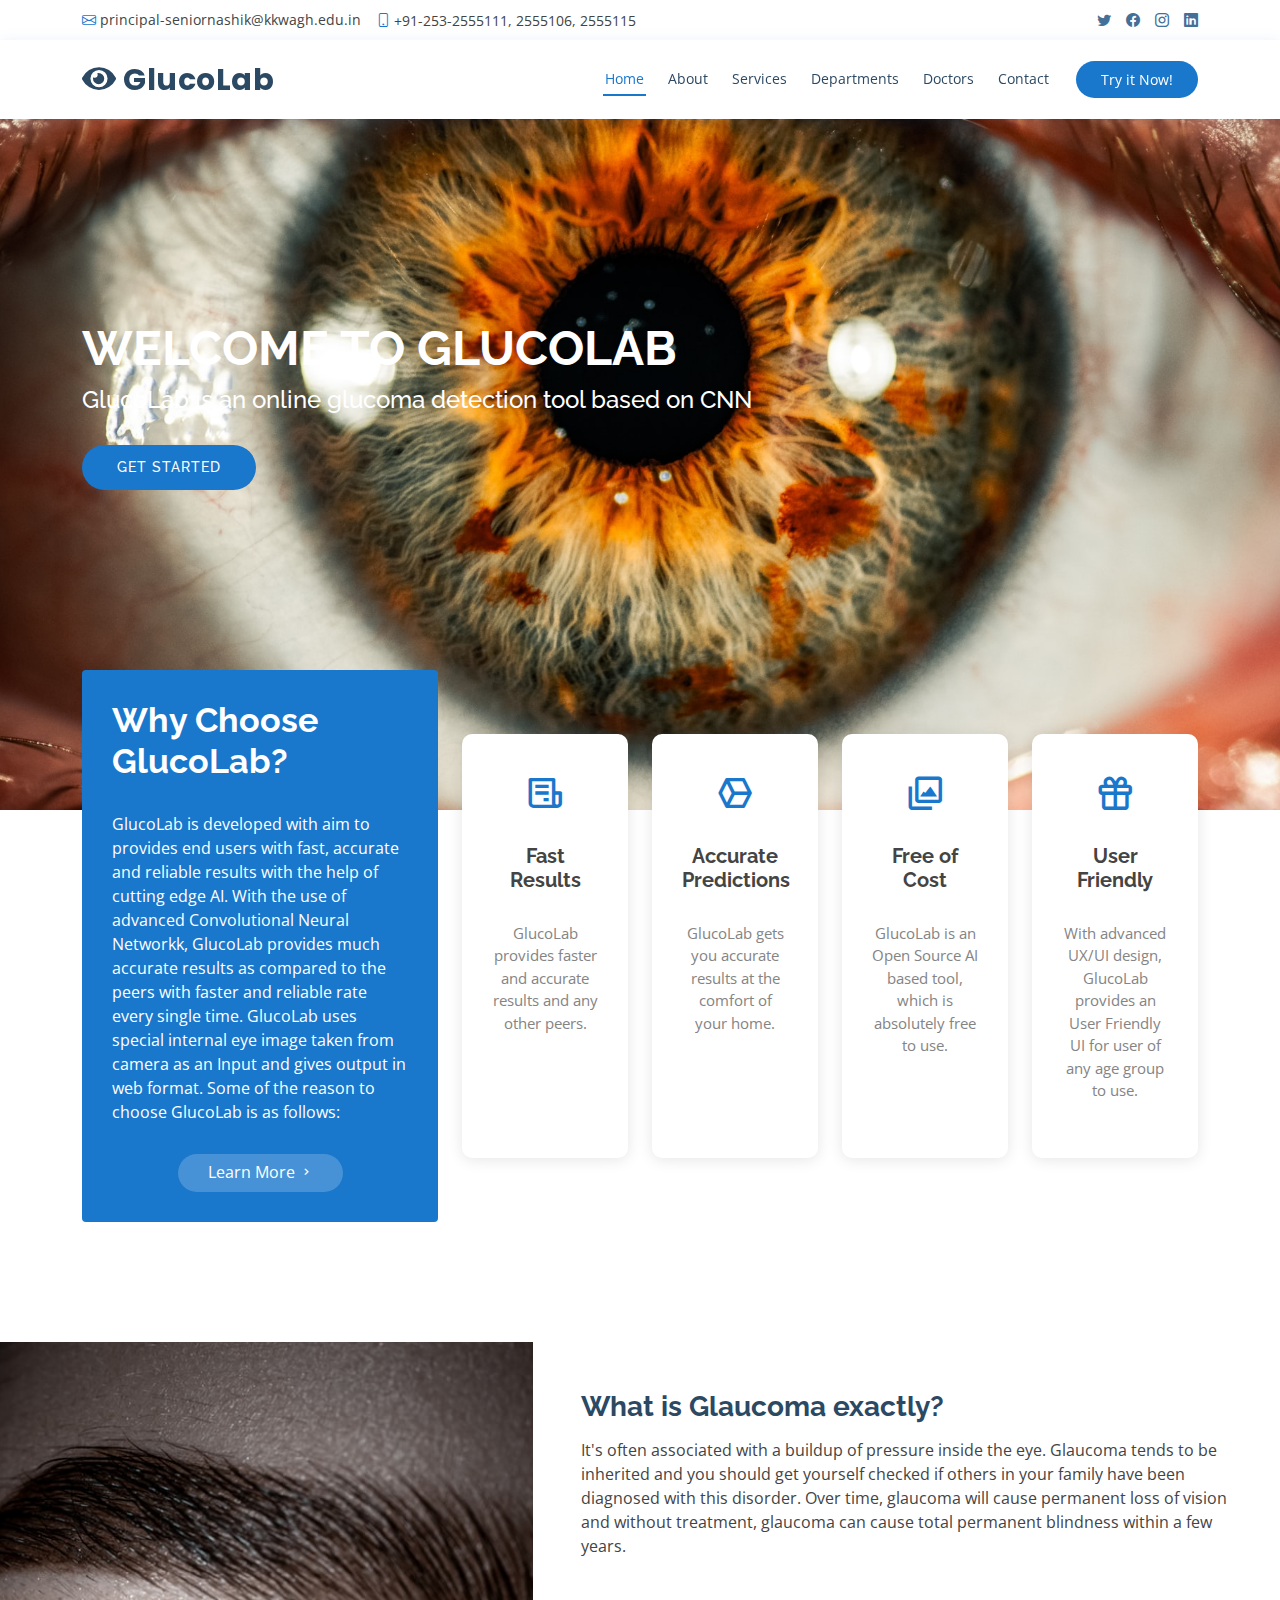
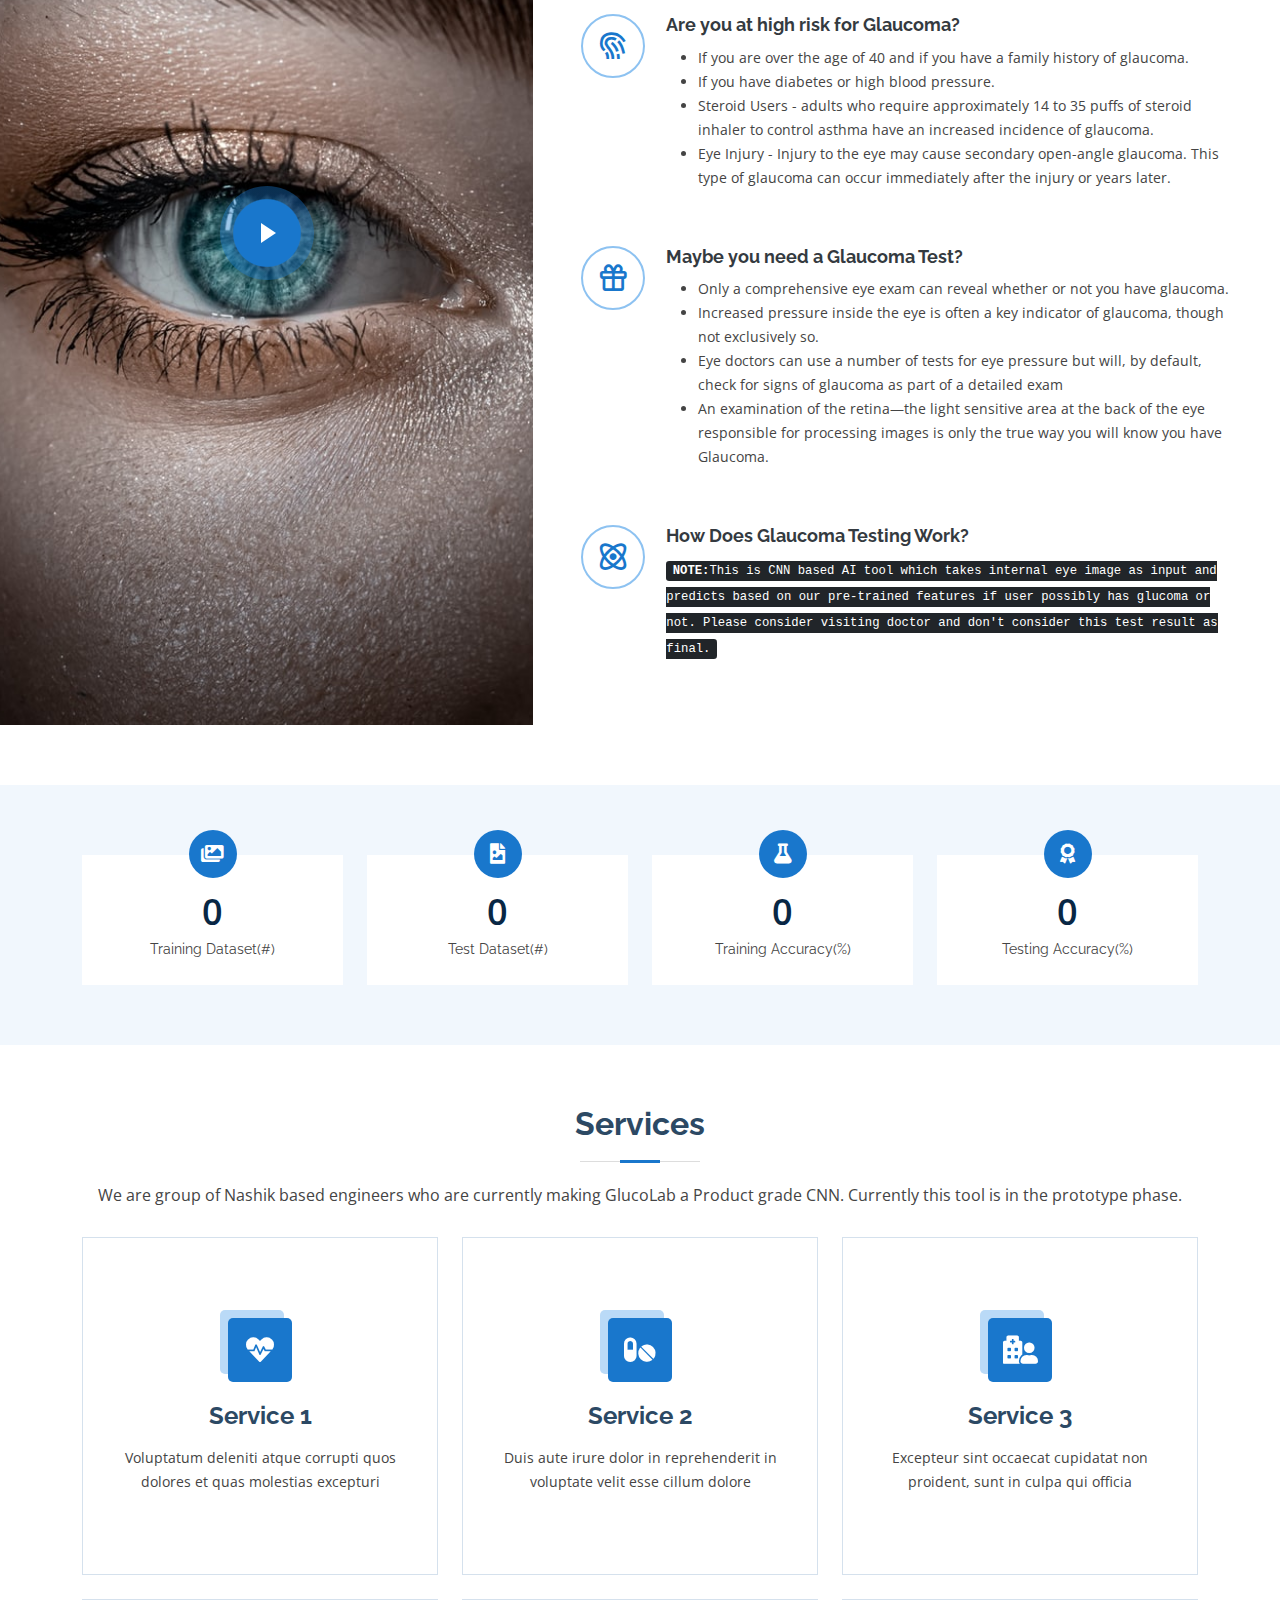
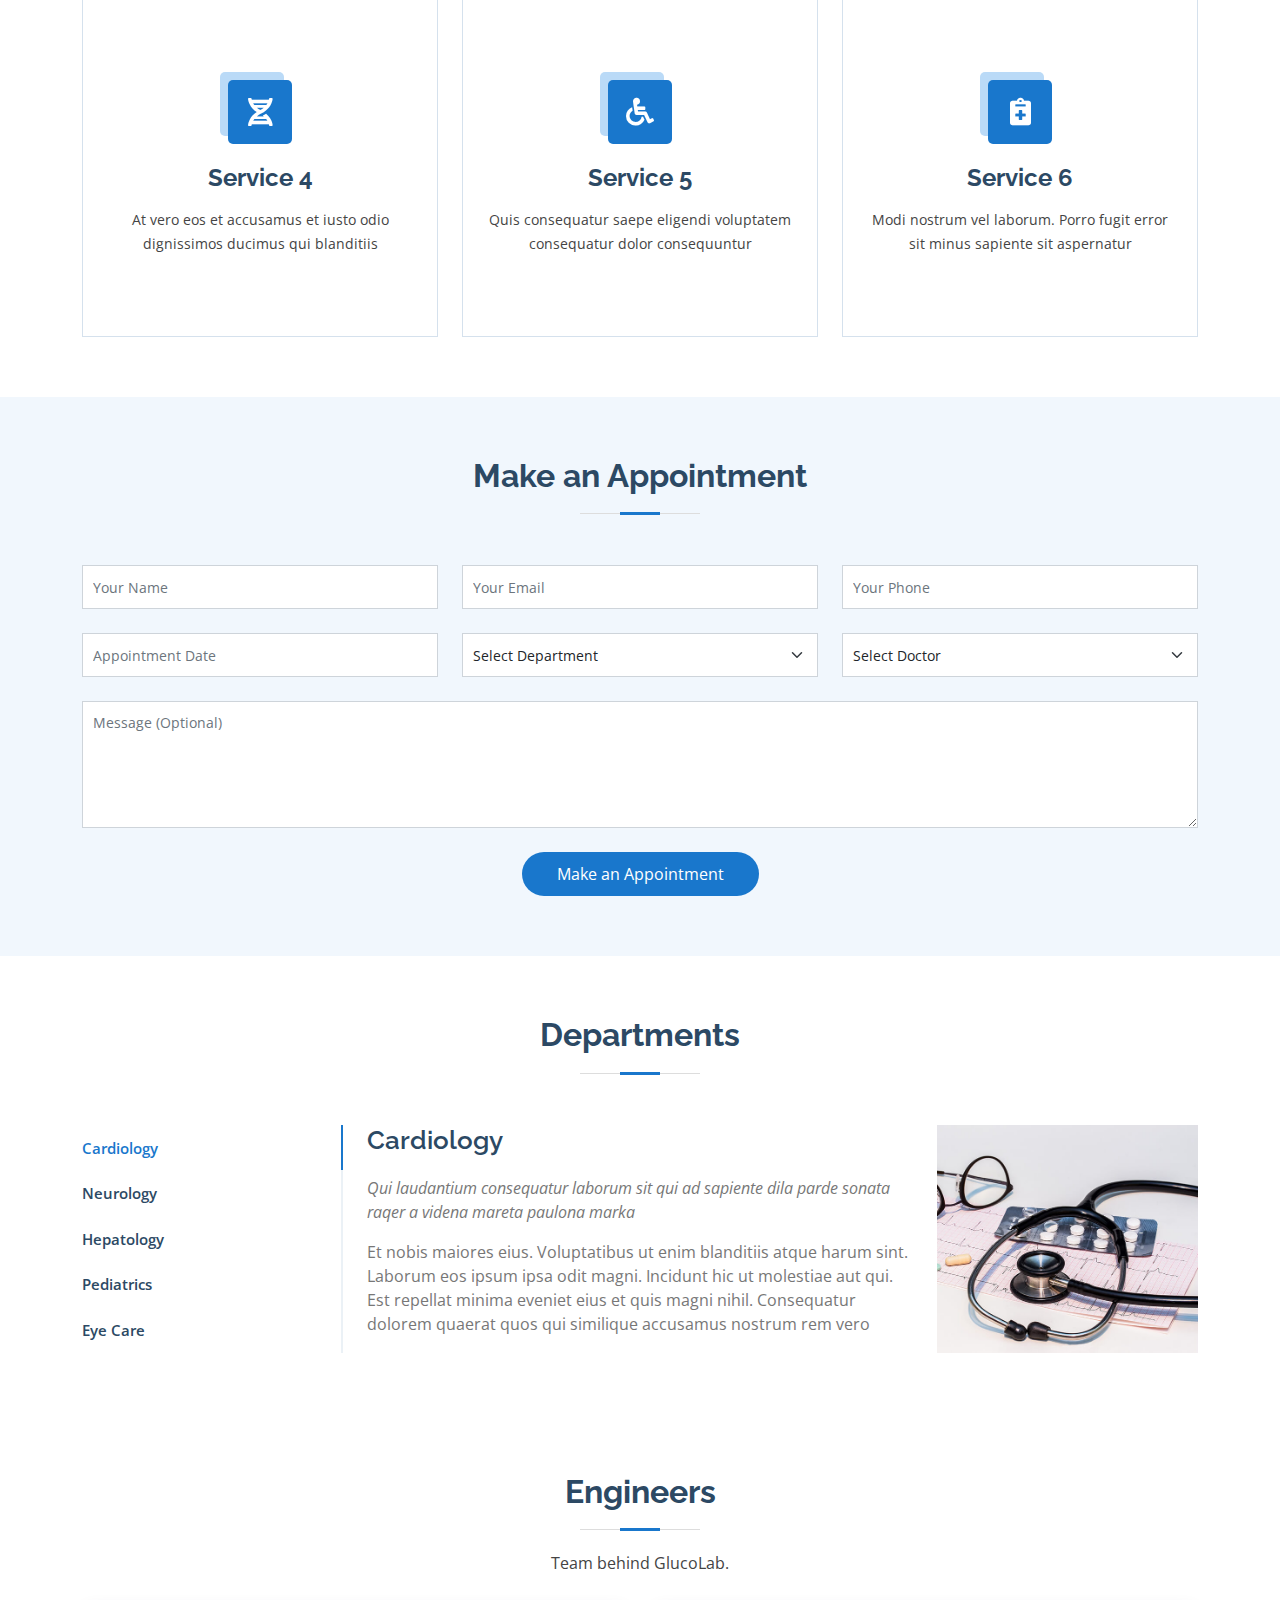
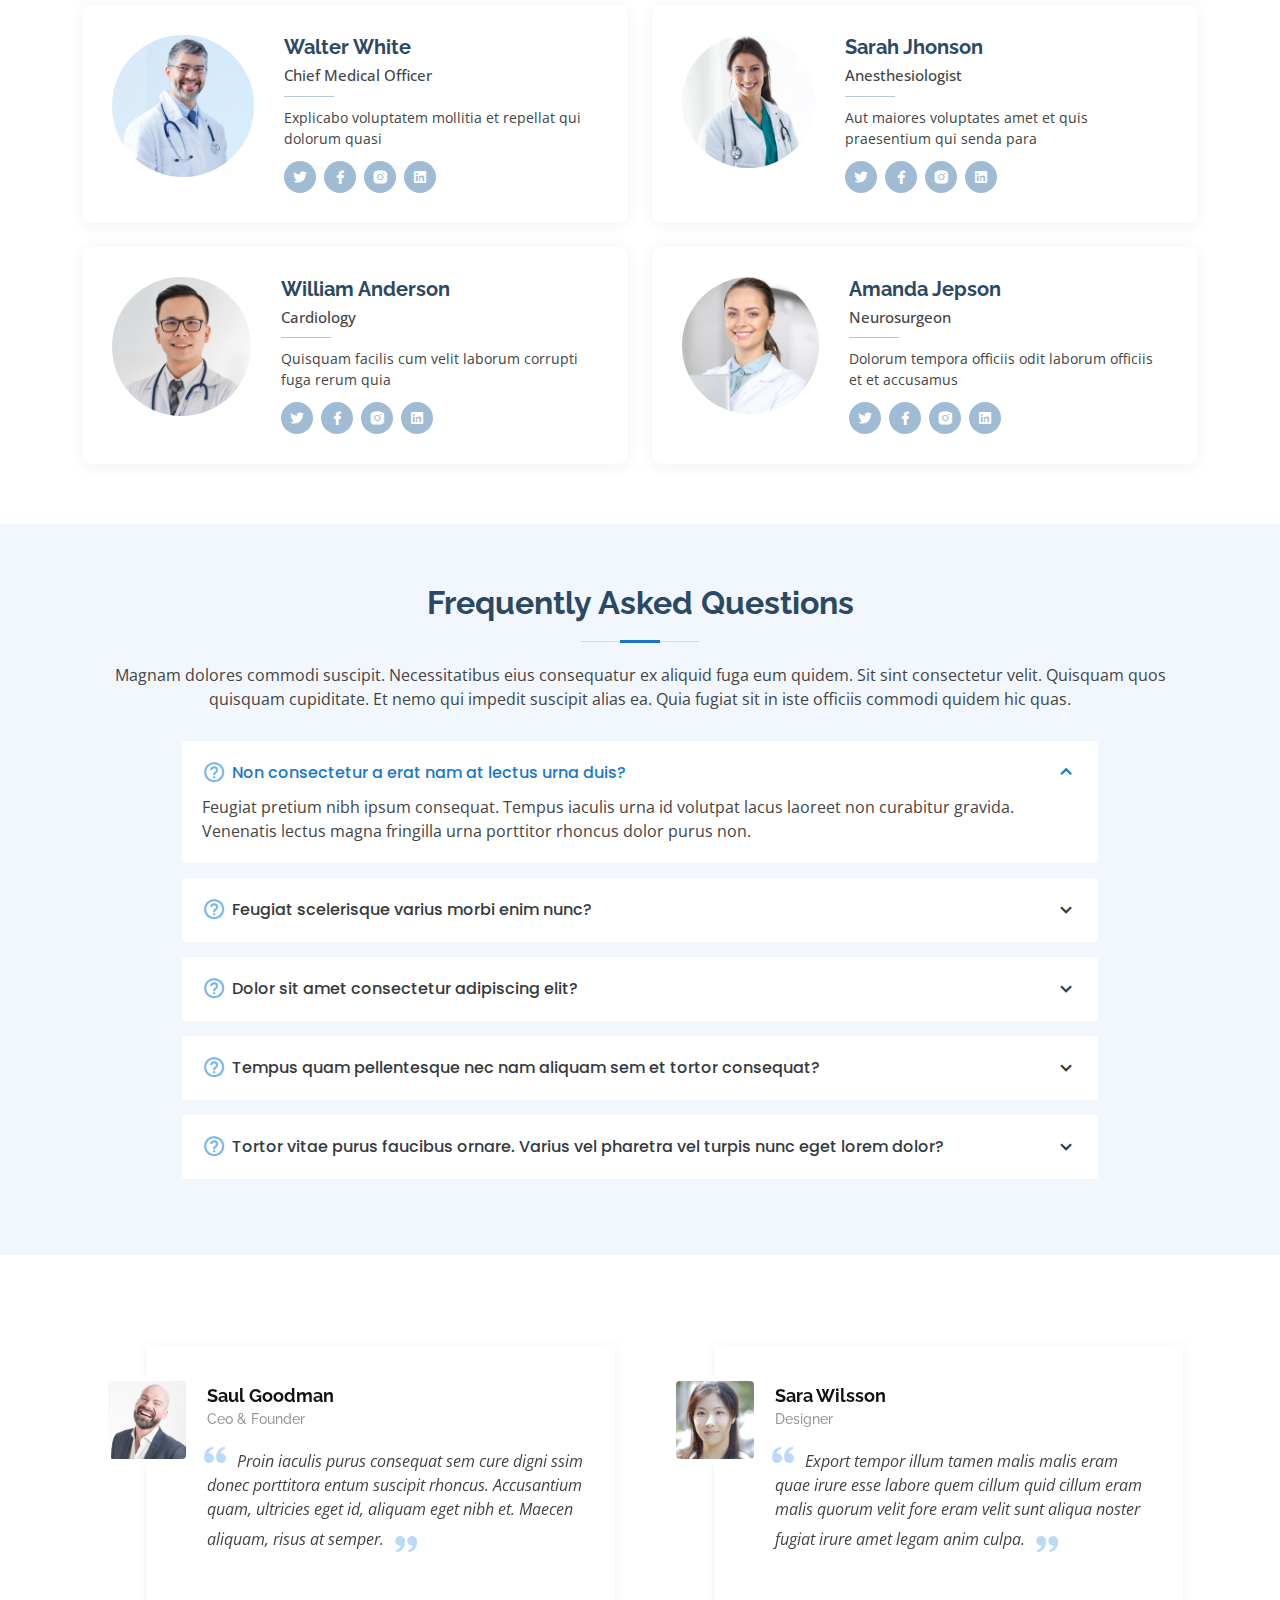
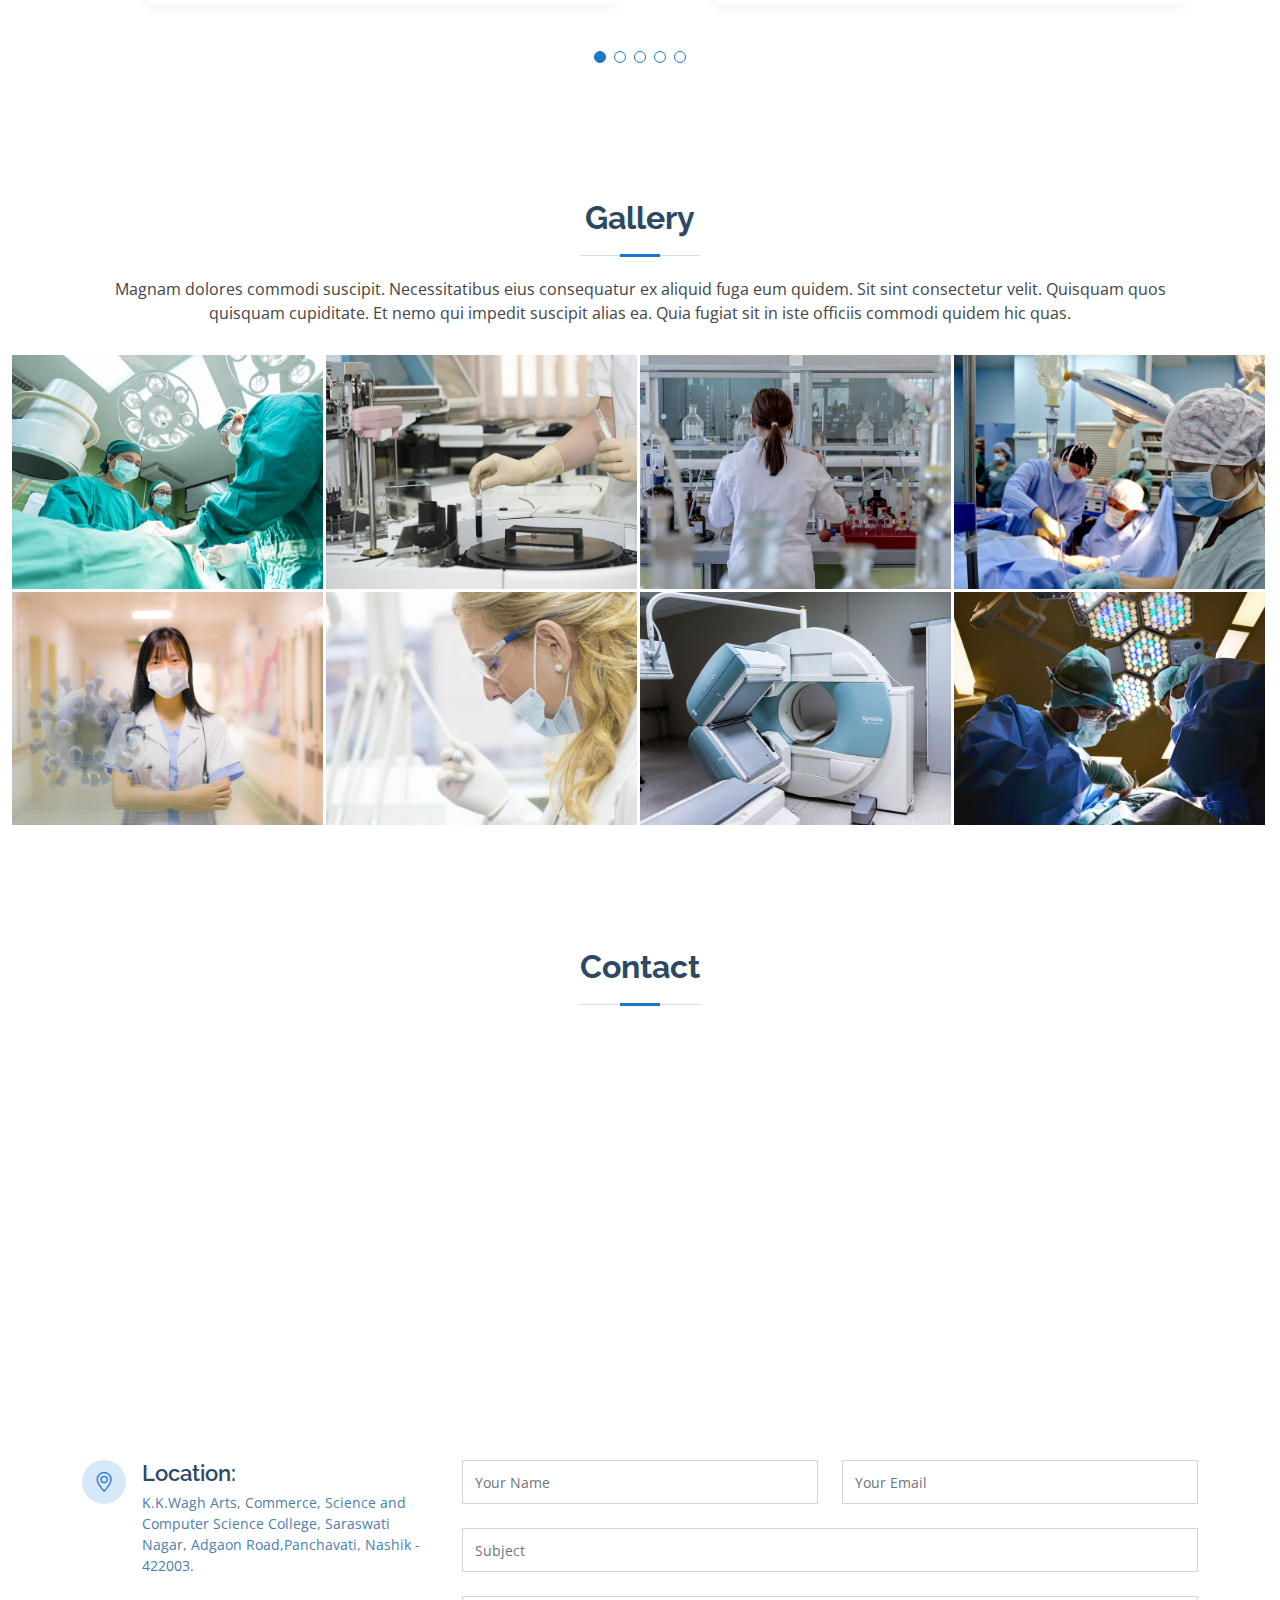
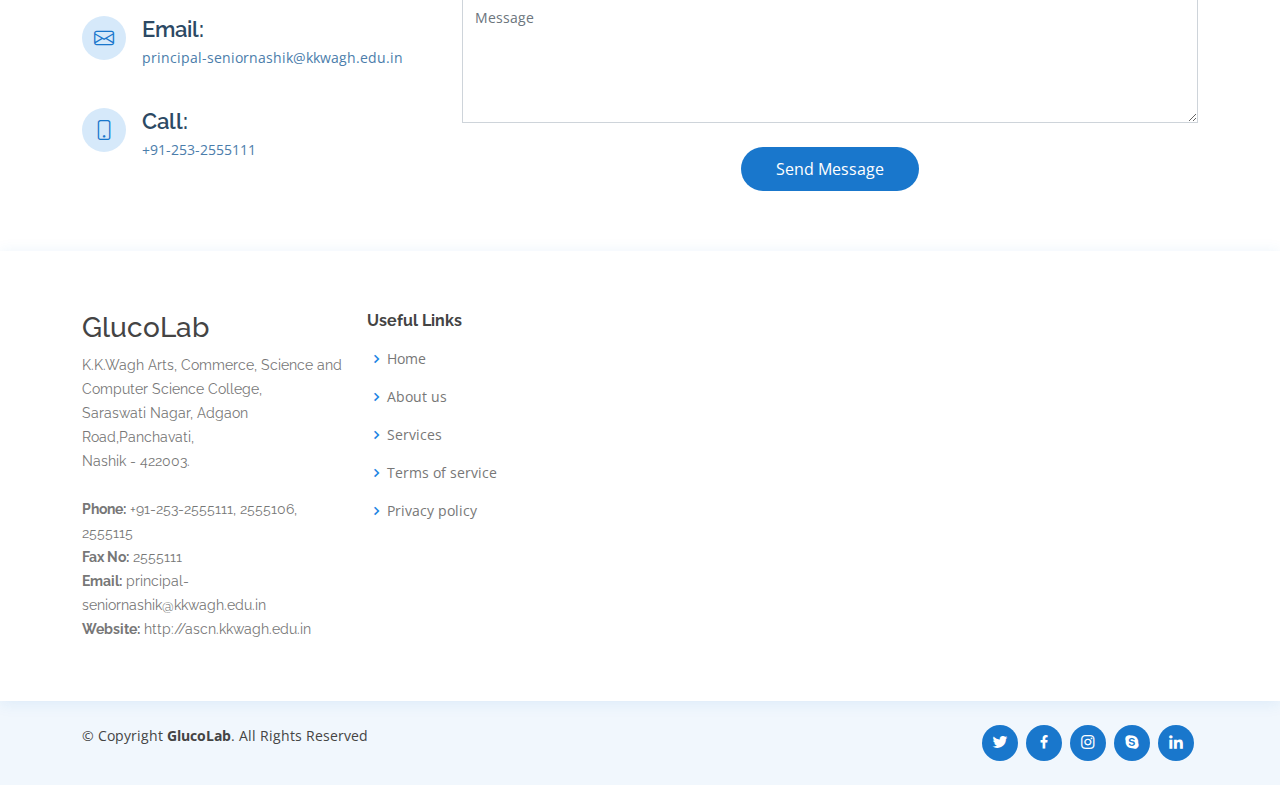
<file: templates/index.html>
<!DOCTYPE html>
<html lang="en">

<head>
  <meta charset="utf-8">
  <meta content="width=device-width, initial-scale=1.0" name="viewport">

  <title>GlucoLab</title>
  <meta content="" name="description">
  <meta content="" name="keywords">

  <!-- Favicons -->
  <link href="/static/assets/img/favicon.png" rel="icon">
  <link href="/static/assets/img/apple-touch-icon.png" rel="apple-touch-icon">

  <!-- Google Fonts -->
  <link
    href="https://fonts.googleapis.com/css?family=Open+Sans:300,300i,400,400i,600,600i,700,700i|Raleway:300,300i,400,400i,500,500i,600,600i,700,700i|Poppins:300,300i,400,400i,500,500i,600,600i,700,700i"
    rel="stylesheet">

  <!-- Vendor CSS Files -->
  <link href="/static/assets/vendor/fontawesome-free/css/all.min.css" rel="stylesheet">
  <link href="/static/assets/vendor/animate.css/animate.min.css" rel="stylesheet">
  <link href="/static/assets/vendor/bootstrap/css/bootstrap.min.css" rel="stylesheet">
  <link href="/static/assets/vendor/bootstrap-icons/bootstrap-icons.css" rel="stylesheet">
  <link href="/static/assets/vendor/boxicons/css/boxicons.min.css" rel="stylesheet">
  <link href="/static/assets/vendor/glightbox/css/glightbox.min.css" rel="stylesheet">
  <link href="/static/assets/vendor/remixicon/remixicon.css" rel="stylesheet">
  <link href="/static/assets/vendor/swiper/swiper-bundle.min.css" rel="stylesheet">

  <!-- Template Main CSS File -->
  <link href="/static/assets/css/style.css" rel="stylesheet">

  <!-- =======================================================
  * Template Name: GlucoLab - v4.7.1
  * Template URL: https://bootstrapmade.com/GlucoLab-free-medical-bootstrap-theme/
  * Author: BootstrapMade.com
  * License: https://bootstrapmade.com/license/
  ======================================================== -->
</head>

<body>

  <!-- ======= Top Bar ======= -->
  <div id="topbar" class="d-flex align-items-center fixed-top">
    <div class="container d-flex justify-content-between">
      <div class="contact-info d-flex align-items-center">
        <i class="bi bi-envelope"></i> <a
          href="mailto:principal-seniornashik@kkwagh.edu.in">principal-seniornashik@kkwagh.edu.in</a>
        <i class="bi bi-phone"></i> +91-253-2555111, 2555106, 2555115
      </div>
      <div class="d-none d-lg-flex social-links align-items-center">
        <a href="#" class="twitter"><i class="bi bi-twitter"></i></a>
        <a href="#" class="facebook"><i class="bi bi-facebook"></i></a>
        <a href="#" class="instagram"><i class="bi bi-instagram"></i></a>
        <a href="#" class="linkedin"><i class="bi bi-linkedin"></i></i></a>
      </div>
    </div>
  </div>

  <!-- ======= Header ======= -->
  <header id="header" class="fixed-top">
    <div class="container d-flex align-items-center">

      <h1 class="logo me-auto"><a href="/"> <i class="fas fa-eye"></i> GlucoLab</a></h1>
      <!-- Uncomment below if you prefer to use an image logo -->
      <!-- <a href="index.html" class="logo me-auto"><img src="/static/assets/img/logo.png" alt="" class="img-fluid"></a>-->

      <nav id="navbar" class="navbar order-last order-lg-0">
        <ul>
          <li><a class="nav-link scrollto active" href="#hero">Home</a></li>
          <li><a class="nav-link scrollto" href="#about">About</a></li>
          <li><a class="nav-link scrollto" href="#services">Services</a></li>
          <li><a class="nav-link scrollto" href="#departments">Departments</a></li>
          <li><a class="nav-link scrollto" href="#doctors">Doctors</a></li>
          <!-- <li class="dropdown"><a href="#"><span>Drop Down</span> <i class="bi bi-chevron-down"></i></a>
            <ul>
              <li><a href="#">Drop Down 1</a></li>
              <li class="dropdown"><a href="#"><span>Deep Drop Down</span> <i class="bi bi-chevron-right"></i></a>
                <ul>
                  <li><a href="#">Deep Drop Down 1</a></li>
                  <li><a href="#">Deep Drop Down 2</a></li>
                  <li><a href="#">Deep Drop Down 3</a></li>
                  <li><a href="#">Deep Drop Down 4</a></li>
                  <li><a href="#">Deep Drop Down 5</a></li>
                </ul>
              </li>
              <li><a href="#">Drop Down 2</a></li>
              <li><a href="#">Drop Down 3</a></li>
              <li><a href="#">Drop Down 4</a></li>
            </ul>
          </li> -->
          <li><a class="nav-link scrollto" href="#contact">Contact</a></li>
        </ul>
        <i class="bi bi-list mobile-nav-toggle"></i>
      </nav><!-- .navbar -->

      <a href="/upload" class="appointment-btn scrollto"><span class="d-none d-md-inline">Try it</span> Now!</a>
      <!-- <a href="#appointment" class="appointment-btn scrollto"><span class="d-none d-md-inline">Try it</span> Now!</a> -->

    </div>
  </header><!-- End Header -->

  <!-- ======= Hero Section ======= -->
  <section id="hero" class="d-flex align-items-center">
    <div class="container">
      <h1 style="color: white !important;">Welcome to GlucoLab</h1>
      <h2 style="color: white !important;">GlucoLab is an online glucoma detection tool based on CNN</h2>
      <a href="#about" class="btn-get-started scrollto">Get Started</a>
    </div>
  </section><!-- End Hero -->

  <main id="main">

    <!-- ======= Why Us Section ======= -->
    <section id="why-us" class="why-us">
      <div class="container">

        <div class="row">
          <div class="col-lg-4 d-flex align-items-stretch">
            <div class="content">
              <h3>Why Choose GlucoLab?</h3>
              <p>
                GlucoLab is developed with aim to provides end users with fast, accurate and reliable results with the help of cutting edge AI.
                With the use of advanced Convolutional Neural Networkk, GlucoLab provides much accurate results as compared to the peers with faster and reliable rate every single time.
                GlucoLab uses special internal eye image taken from camera as an Input and gives output in web format.
                Some of the reason to choose GlucoLab is as follows:
              </p>
              <div class="text-center">
                <a href="#" class="more-btn">Learn More <i class="bx bx-chevron-right"></i></a>
              </div>
            </div>
          </div>
          <div class="col-lg-8 d-flex align-items-stretch">
            <div class="icon-boxes d-flex flex-column justify-content-center">
              <div class="row">
                <div class="col-xl-3 d-flex align-items-stretch">
                  <div class="icon-box mt-4 mt-xl-0">
                    <i class="bx bx-receipt"></i>
                    <h4>Fast Results</h4>
                    <p>GlucoLab provides faster and accurate results and any other peers.</p>
                  </div>
                </div>
                <div class="col-xl-3 d-flex align-items-stretch">
                  <div class="icon-box mt-4 mt-xl-0">
                    <i class="bx bx-cube-alt"></i>
                    <h4>Accurate Predictions</h4>
                    <p>GlucoLab gets you accurate results at the comfort of your home.</p>
                  </div>
                </div>
                <div class="col-xl-3 d-flex align-items-stretch">
                  <div class="icon-box mt-4 mt-xl-0">
                    <i class="bx bx-images"></i>
                    <h4>Free of Cost</h4>
                    <p>GlucoLab is an Open Source AI based tool, which is absolutely free to use.</p>
                  </div>
                </div>
                <div class="col-xl-3 d-flex align-items-stretch">
                  <div class="icon-box mt-4 mt-xl-0">
                    <i class="bx bx-gift"></i>
                    <h4>User Friendly</h4>
                    <p>With advanced UX/UI design, GlucoLab provides an User Friendly UI for user of any age group to use.</p>
                  </div>
                </div>
              </div>
            </div><!-- End .content-->
          </div>
        </div>

      </div>
    </section><!-- End Why Us Section -->

    <!-- ======= About Section ======= -->
    <section id="about" class="about">
      <div class="container-fluid">

        <div class="row">
          <div class="col-xl-5 col-lg-6 video-box d-flex justify-content-center align-items-stretch position-relative">
            <a href="https://youtu.be/dYPxlmN214g" class="glightbox play-btn mb-4"></a>
          </div>

          <div
            class="col-xl-7 col-lg-6 icon-boxes d-flex flex-column align-items-stretch justify-content-center py-5 px-lg-5">
            <h3>What is Glaucoma exactly?</h3>
            <p>It's often associated with a buildup of pressure inside the eye. Glaucoma tends to be inherited and you
              should get yourself checked if others in your family have been diagnosed with this disorder. Over time,
              glaucoma will cause permanent loss of vision and without treatment, glaucoma can cause total permanent
              blindness within a few years.</p>

            <div class="icon-box">
              <div class="icon"><i class="bx bx-fingerprint"></i></div>
              <h4 class="title"><a href="">Are you at high risk for Glaucoma?</a></h4>
              <div class="description">
                <ul class="ml-3">
                  <li>If you are over the age of 40 and if you have a family history of glaucoma.</li>
                  <li>If you have diabetes or high blood pressure.</li>
                  <li>Steroid Users - adults who require approximately 14 to 35 puffs of steroid inhaler to control
                    asthma have an increased incidence of glaucoma.</li>
                  <li>Eye Injury - Injury to the eye may cause secondary open-angle glaucoma. This type of glaucoma can
                    occur immediately after the injury or years later.</li>
                </ul>
              </div>
            </div>

            <div class="icon-box">
              <div class="icon"><i class="bx bx-gift"></i></div>
              <h4 class="title"><a href="">Maybe you need a Glaucoma Test?</a></h4>
              <div class="description">
                <ul>
                  <li>Only a comprehensive eye exam can reveal whether or not you have glaucoma.</li>
                  <li>Increased pressure inside the eye is often a key indicator of glaucoma, though not exclusively so.
                  </li>
                  <li>Eye doctors can use a number of tests for eye pressure but will, by default, check for signs of
                    glaucoma as part of a detailed exam</li>
                  <li>An examination of the retina—the light sensitive area at the back of the eye responsible for
                    processing images is only the true way you will know you have Glaucoma.</li>
                </ul>
              </div>
            </div>

            <div class="icon-box">
              <div class="icon"><i class="bx bx-atom"></i></div>
              <h4 class="title"><a href="">How Does Glaucoma Testing Work?</a></h4>
              <p class="description"><kbd><b>NOTE:</b>This is CNN based AI tool which takes internal eye image as input and predicts
                based on our pre-trained features if user possibly has glucoma or not. Please consider visiting doctor
                and don't consider this test result as final.</kbd></p>
            </div>

          </div>
        </div>

      </div>
    </section><!-- End About Section -->

    <!-- ======= Counts Section ======= -->
    <section id="counts" class="counts">
      <div class="container">

        <div class="row">

          <div class="col-lg-3 col-md-6">
            <div class="count-box">
              <i class="fas fa-images"></i>
              <span data-purecounter-start="0" data-purecounter-end="250" data-purecounter-duration="1"
                class="purecounter"></span>
              <p>Training Dataset(#)</p>
            </div>
          </div>

          <div class="col-lg-3 col-md-6 mt-5 mt-md-0">
            <div class="count-box">
              <i class="fas fa-solid fa-file-image"></i>
              <span data-purecounter-start="0" data-purecounter-end="20" data-purecounter-duration="1"
                class="purecounter"></span>
              <p>Test Dataset(#)</p>
            </div>
          </div>

          <div class="col-lg-3 col-md-6 mt-5 mt-lg-0">
            <div class="count-box">
              <i class="fas fa-flask"></i>
              <span data-purecounter-start="0" data-purecounter-end="98" data-purecounter-duration="1"
                class="purecounter"></span>
              <p>Training Accuracy(%)</p>
            </div>
          </div>

          <div class="col-lg-3 col-md-6 mt-5 mt-lg-0">
            <div class="count-box">
              <i class="fas fa-award"></i>
              <span data-purecounter-start="0" data-purecounter-end="91" data-purecounter-duration="1"
                class="purecounter"></span>
              <p>Testing Accuracy(%)</p>
            </div>
          </div>

        </div>

      </div>
    </section><!-- End Counts Section -->

    <!-- ======= Services Section ======= -->
    <section id="services" class="services">
      <div class="container">

        <div class="section-title">
          <h2>Services</h2>
          <p>We are group of Nashik based engineers who are currently making GlucoLab a Product grade CNN. Currently this tool is in the prototype phase.</p>
        </div>

        <div class="row">
          <div class="col-lg-4 col-md-6 d-flex align-items-stretch">
            <div class="icon-box">
              <div class="icon"><i class="fas fa-heartbeat"></i></div>
              <h4><a href="">Service 1</a></h4>
              <p>Voluptatum deleniti atque corrupti quos dolores et quas molestias excepturi</p>
            </div>
          </div>

          <div class="col-lg-4 col-md-6 d-flex align-items-stretch mt-4 mt-md-0">
            <div class="icon-box">
              <div class="icon"><i class="fas fa-pills"></i></div>
              <h4><a href="">Service 2</a></h4>
              <p>Duis aute irure dolor in reprehenderit in voluptate velit esse cillum dolore</p>
            </div>
          </div>

          <div class="col-lg-4 col-md-6 d-flex align-items-stretch mt-4 mt-lg-0">
            <div class="icon-box">
              <div class="icon"><i class="fas fa-hospital-user"></i></div>
              <h4><a href="">Service 3</a></h4>
              <p>Excepteur sint occaecat cupidatat non proident, sunt in culpa qui officia</p>
            </div>
          </div>

          <div class="col-lg-4 col-md-6 d-flex align-items-stretch mt-4">
            <div class="icon-box">
              <div class="icon"><i class="fas fa-dna"></i></div>
              <h4><a href="">Service 4</a></h4>
              <p>At vero eos et accusamus et iusto odio dignissimos ducimus qui blanditiis</p>
            </div>
          </div>

          <div class="col-lg-4 col-md-6 d-flex align-items-stretch mt-4">
            <div class="icon-box">
              <div class="icon"><i class="fas fa-wheelchair"></i></div>
              <h4><a href="">Service 5</a></h4>
              <p>Quis consequatur saepe eligendi voluptatem consequatur dolor consequuntur</p>
            </div>
          </div>

          <div class="col-lg-4 col-md-6 d-flex align-items-stretch mt-4">
            <div class="icon-box">
              <div class="icon"><i class="fas fa-notes-medical"></i></div>
              <h4><a href="">Service 6</a></h4>
              <p>Modi nostrum vel laborum. Porro fugit error sit minus sapiente sit aspernatur</p>
            </div>
          </div>

        </div>

      </div>
    </section><!-- End Services Section -->

    <!-- ======= Appointment Section ======= -->
    <section id="appointment" class="appointment section-bg">
      <div class="container">

        <div class="section-title">
          <h2>Make an Appointment</h2>
          <!-- <p>Magnam dolores commodi suscipit. Necessitatibus eius consequatur ex aliquid fuga eum quidem. Sit sint
            consectetur velit. Quisquam quos quisquam cupiditate. Et nemo qui impedit suscipit alias ea. Quia fugiat sit
            in iste officiis commodi quidem hic quas.</p> -->
        </div>

        <form action="forms/appointment.php" method="post" role="form" class="php-email-form">
          <div class="row">
            <div class="col-md-4 form-group">
              <input type="text" name="name" class="form-control" id="name" placeholder="Your Name" data-rule="minlen:4"
                data-msg="Please enter at least 4 chars">
              <div class="validate"></div>
            </div>
            <div class="col-md-4 form-group mt-3 mt-md-0">
              <input type="email" class="form-control" name="email" id="email" placeholder="Your Email"
                data-rule="email" data-msg="Please enter a valid email">
              <div class="validate"></div>
            </div>
            <div class="col-md-4 form-group mt-3 mt-md-0">
              <input type="tel" class="form-control" name="phone" id="phone" placeholder="Your Phone"
                data-rule="minlen:4" data-msg="Please enter at least 4 chars">
              <div class="validate"></div>
            </div>
          </div>
          <div class="row">
            <div class="col-md-4 form-group mt-3">
              <input type="datetime" name="date" class="form-control datepicker" id="date"
                placeholder="Appointment Date" data-rule="minlen:4" data-msg="Please enter at least 4 chars">
              <div class="validate"></div>
            </div>
            <div class="col-md-4 form-group mt-3">
              <select name="department" id="department" class="form-select">
                <option value="">Select Department</option>
                <option value="Department 1">Department 1</option>
                <option value="Department 2">Department 2</option>
                <option value="Department 3">Department 3</option>
              </select>
              <div class="validate"></div>
            </div>
            <div class="col-md-4 form-group mt-3">
              <select name="doctor" id="doctor" class="form-select">
                <option value="">Select Doctor</option>
                <option value="Doctor 1">Doctor 1</option>
                <option value="Doctor 2">Doctor 2</option>
                <option value="Doctor 3">Doctor 3</option>
              </select>
              <div class="validate"></div>
            </div>
          </div>

          <div class="form-group mt-3">
            <textarea class="form-control" name="message" rows="5" placeholder="Message (Optional)"></textarea>
            <div class="validate"></div>
          </div>
          <div class="mb-3">
            <div class="loading">Loading</div>
            <div class="error-message"></div>
            <div class="sent-message">Your appointment request has been sent successfully. Thank you!</div>
          </div>
          <div class="text-center"><button type="submit">Make an Appointment</button></div>
        </form>

      </div>
    </section><!-- End Appointment Section -->

    <!-- ======= Departments Section ======= -->
    <section id="departments" class="departments">
      <div class="container">

        <div class="section-title">
          <h2>Departments</h2>
          <!-- <p>Magnam dolores commodi suscipit. Necessitatibus eius consequatur ex aliquid fuga eum quidem. Sit sint
            consectetur velit. Quisquam quos quisquam cupiditate. Et nemo qui impedit suscipit alias ea. Quia fugiat sit
            in iste officiis commodi quidem hic quas.</p> -->
        </div>

        <div class="row gy-4">
          <div class="col-lg-3">
            <ul class="nav nav-tabs flex-column">
              <li class="nav-item">
                <a class="nav-link active show" data-bs-toggle="tab" href="#tab-1">Cardiology</a>
              </li>
              <li class="nav-item">
                <a class="nav-link" data-bs-toggle="tab" href="#tab-2">Neurology</a>
              </li>
              <li class="nav-item">
                <a class="nav-link" data-bs-toggle="tab" href="#tab-3">Hepatology</a>
              </li>
              <li class="nav-item">
                <a class="nav-link" data-bs-toggle="tab" href="#tab-4">Pediatrics</a>
              </li>
              <li class="nav-item">
                <a class="nav-link" data-bs-toggle="tab" href="#tab-5">Eye Care</a>
              </li>
            </ul>
          </div>
          <div class="col-lg-9">
            <div class="tab-content">
              <div class="tab-pane active show" id="tab-1">
                <div class="row gy-4">
                  <div class="col-lg-8 details order-2 order-lg-1">
                    <h3>Cardiology</h3>
                    <p class="fst-italic">Qui laudantium consequatur laborum sit qui ad sapiente dila parde sonata raqer
                      a videna mareta paulona marka</p>
                    <p>Et nobis maiores eius. Voluptatibus ut enim blanditiis atque harum sint. Laborum eos ipsum ipsa
                      odit magni. Incidunt hic ut molestiae aut qui. Est repellat minima eveniet eius et quis magni
                      nihil. Consequatur dolorem quaerat quos qui similique accusamus nostrum rem vero</p>
                  </div>
                  <div class="col-lg-4 text-center order-1 order-lg-2">
                    <img src="/static/assets/img/departments-1.jpg" alt="" class="img-fluid">
                  </div>
                </div>
              </div>
              <div class="tab-pane" id="tab-2">
                <div class="row gy-4">
                  <div class="col-lg-8 details order-2 order-lg-1">
                    <h3>Et blanditiis nemo veritatis excepturi</h3>
                    <p class="fst-italic">Qui laudantium consequatur laborum sit qui ad sapiente dila parde sonata raqer
                      a videna mareta paulona marka</p>
                    <p>Ea ipsum voluptatem consequatur quis est. Illum error ullam omnis quia et reiciendis sunt sunt
                      est. Non aliquid repellendus itaque accusamus eius et velit ipsa voluptates. Optio nesciunt eaque
                      beatae accusamus lerode pakto madirna desera vafle de nideran pal</p>
                  </div>
                  <div class="col-lg-4 text-center order-1 order-lg-2">
                    <img src="/static/assets/img/departments-2.jpg" alt="" class="img-fluid">
                  </div>
                </div>
              </div>
              <div class="tab-pane" id="tab-3">
                <div class="row gy-4">
                  <div class="col-lg-8 details order-2 order-lg-1">
                    <h3>Impedit facilis occaecati odio neque aperiam sit</h3>
                    <p class="fst-italic">Eos voluptatibus quo. Odio similique illum id quidem non enim fuga. Qui natus
                      non sunt dicta dolor et. In asperiores velit quaerat perferendis aut</p>
                    <p>Iure officiis odit rerum. Harum sequi eum illum corrupti culpa veritatis quisquam. Neque
                      necessitatibus illo rerum eum ut. Commodi ipsam minima molestiae sed laboriosam a iste odio. Earum
                      odit nesciunt fugiat sit ullam. Soluta et harum voluptatem optio quae</p>
                  </div>
                  <div class="col-lg-4 text-center order-1 order-lg-2">
                    <img src="/static/assets/img/departments-3.jpg" alt="" class="img-fluid">
                  </div>
                </div>
              </div>
              <div class="tab-pane" id="tab-4">
                <div class="row gy-4">
                  <div class="col-lg-8 details order-2 order-lg-1">
                    <h3>Fuga dolores inventore laboriosam ut est accusamus laboriosam dolore</h3>
                    <p class="fst-italic">Totam aperiam accusamus. Repellat consequuntur iure voluptas iure porro quis
                      delectus</p>
                    <p>Eaque consequuntur consequuntur libero expedita in voluptas. Nostrum ipsam necessitatibus aliquam
                      fugiat debitis quis velit. Eum ex maxime error in consequatur corporis atque. Eligendi asperiores
                      sed qui veritatis aperiam quia a laborum inventore</p>
                  </div>
                  <div class="col-lg-4 text-center order-1 order-lg-2">
                    <img src="/static/assets/img/departments-4.jpg" alt="" class="img-fluid">
                  </div>
                </div>
              </div>
              <div class="tab-pane" id="tab-5">
                <div class="row gy-4">
                  <div class="col-lg-8 details order-2 order-lg-1">
                    <h3>Est eveniet ipsam sindera pad rone matrelat sando reda</h3>
                    <p class="fst-italic">Omnis blanditiis saepe eos autem qui sunt debitis porro quia.</p>
                    <p>Exercitationem nostrum omnis. Ut reiciendis repudiandae minus. Omnis recusandae ut non quam ut
                      quod eius qui. Ipsum quia odit vero atque qui quibusdam amet. Occaecati sed est sint aut vitae
                      molestiae voluptate vel</p>
                  </div>
                  <div class="col-lg-4 text-center order-1 order-lg-2">
                    <img src="/static/assets/img/departments-5.jpg" alt="" class="img-fluid">
                  </div>
                </div>
              </div>
            </div>
          </div>
        </div>

      </div>
    </section><!-- End Departments Section -->

    <!-- ======= Doctors Section ======= -->
    <section id="doctors" class="doctors">
      <div class="container">

        <div class="section-title">
          <h2>Engineers</h2>
          <p>Team behind GlucoLab.</p>
        </div>

        <div class="row">

          <div class="col-lg-6">
            <div class="member d-flex align-items-start">
              <div class="pic"><img src="/static/assets/img/doctors/doctors-1.jpg" class="img-fluid" alt=""></div>
              <div class="member-info">
                <h4>Walter White</h4>
                <span>Chief Medical Officer</span>
                <p>Explicabo voluptatem mollitia et repellat qui dolorum quasi</p>
                <div class="social">
                  <a href=""><i class="ri-twitter-fill"></i></a>
                  <a href=""><i class="ri-facebook-fill"></i></a>
                  <a href=""><i class="ri-instagram-fill"></i></a>
                  <a href=""> <i class="ri-linkedin-box-fill"></i> </a>
                </div>
              </div>
            </div>
          </div>

          <div class="col-lg-6 mt-4 mt-lg-0">
            <div class="member d-flex align-items-start">
              <div class="pic"><img src="/static/assets/img/doctors/doctors-2.jpg" class="img-fluid" alt=""></div>
              <div class="member-info">
                <h4>Sarah Jhonson</h4>
                <span>Anesthesiologist</span>
                <p>Aut maiores voluptates amet et quis praesentium qui senda para</p>
                <div class="social">
                  <a href=""><i class="ri-twitter-fill"></i></a>
                  <a href=""><i class="ri-facebook-fill"></i></a>
                  <a href=""><i class="ri-instagram-fill"></i></a>
                  <a href=""> <i class="ri-linkedin-box-fill"></i> </a>
                </div>
              </div>
            </div>
          </div>

          <div class="col-lg-6 mt-4">
            <div class="member d-flex align-items-start">
              <div class="pic"><img src="/static/assets/img/doctors/doctors-3.jpg" class="img-fluid" alt=""></div>
              <div class="member-info">
                <h4>William Anderson</h4>
                <span>Cardiology</span>
                <p>Quisquam facilis cum velit laborum corrupti fuga rerum quia</p>
                <div class="social">
                  <a href=""><i class="ri-twitter-fill"></i></a>
                  <a href=""><i class="ri-facebook-fill"></i></a>
                  <a href=""><i class="ri-instagram-fill"></i></a>
                  <a href=""> <i class="ri-linkedin-box-fill"></i> </a>
                </div>
              </div>
            </div>
          </div>

          <div class="col-lg-6 mt-4">
            <div class="member d-flex align-items-start">
              <div class="pic"><img src="/static/assets/img/doctors/doctors-4.jpg" class="img-fluid" alt=""></div>
              <div class="member-info">
                <h4>Amanda Jepson</h4>
                <span>Neurosurgeon</span>
                <p>Dolorum tempora officiis odit laborum officiis et et accusamus</p>
                <div class="social">
                  <a href=""><i class="ri-twitter-fill"></i></a>
                  <a href=""><i class="ri-facebook-fill"></i></a>
                  <a href=""><i class="ri-instagram-fill"></i></a>
                  <a href=""> <i class="ri-linkedin-box-fill"></i> </a>
                </div>
              </div>
            </div>
          </div>

        </div>

      </div>
    </section><!-- End Doctors Section -->

    <!-- ======= Frequently Asked Questions Section ======= -->
    <section id="faq" class="faq section-bg">
      <div class="container">

        <div class="section-title">
          <h2>Frequently Asked Questions</h2>
          <p>Magnam dolores commodi suscipit. Necessitatibus eius consequatur ex aliquid fuga eum quidem. Sit sint
            consectetur velit. Quisquam quos quisquam cupiditate. Et nemo qui impedit suscipit alias ea. Quia fugiat sit
            in iste officiis commodi quidem hic quas.</p>
        </div>

        <div class="faq-list">
          <ul>
            <li data-aos="fade-up">
              <i class="bx bx-help-circle icon-help"></i> <a data-bs-toggle="collapse" class="collapse"
                data-bs-target="#faq-list-1">Non consectetur a erat nam at lectus urna duis? <i
                  class="bx bx-chevron-down icon-show"></i><i class="bx bx-chevron-up icon-close"></i></a>
              <div id="faq-list-1" class="collapse show" data-bs-parent=".faq-list">
                <p>
                  Feugiat pretium nibh ipsum consequat. Tempus iaculis urna id volutpat lacus laoreet non curabitur
                  gravida. Venenatis lectus magna fringilla urna porttitor rhoncus dolor purus non.
                </p>
              </div>
            </li>

            <li data-aos="fade-up" data-aos-delay="100">
              <i class="bx bx-help-circle icon-help"></i> <a data-bs-toggle="collapse" data-bs-target="#faq-list-2"
                class="collapsed">Feugiat scelerisque varius morbi enim nunc? <i
                  class="bx bx-chevron-down icon-show"></i><i class="bx bx-chevron-up icon-close"></i></a>
              <div id="faq-list-2" class="collapse" data-bs-parent=".faq-list">
                <p>
                  Dolor sit amet consectetur adipiscing elit pellentesque habitant morbi. Id interdum velit laoreet id
                  donec ultrices. Fringilla phasellus faucibus scelerisque eleifend donec pretium. Est pellentesque elit
                  ullamcorper dignissim. Mauris ultrices eros in cursus turpis massa tincidunt dui.
                </p>
              </div>
            </li>

            <li data-aos="fade-up" data-aos-delay="200">
              <i class="bx bx-help-circle icon-help"></i> <a data-bs-toggle="collapse" data-bs-target="#faq-list-3"
                class="collapsed">Dolor sit amet consectetur adipiscing elit? <i
                  class="bx bx-chevron-down icon-show"></i><i class="bx bx-chevron-up icon-close"></i></a>
              <div id="faq-list-3" class="collapse" data-bs-parent=".faq-list">
                <p>
                  Eleifend mi in nulla posuere sollicitudin aliquam ultrices sagittis orci. Faucibus pulvinar elementum
                  integer enim. Sem nulla pharetra diam sit amet nisl suscipit. Rutrum tellus pellentesque eu tincidunt.
                  Lectus urna duis convallis convallis tellus. Urna molestie at elementum eu facilisis sed odio morbi
                  quis
                </p>
              </div>
            </li>

            <li data-aos="fade-up" data-aos-delay="300">
              <i class="bx bx-help-circle icon-help"></i> <a data-bs-toggle="collapse" data-bs-target="#faq-list-4"
                class="collapsed">Tempus quam pellentesque nec nam aliquam sem et tortor consequat? <i
                  class="bx bx-chevron-down icon-show"></i><i class="bx bx-chevron-up icon-close"></i></a>
              <div id="faq-list-4" class="collapse" data-bs-parent=".faq-list">
                <p>
                  Molestie a iaculis at erat pellentesque adipiscing commodo. Dignissim suspendisse in est ante in. Nunc
                  vel risus commodo viverra maecenas accumsan. Sit amet nisl suscipit adipiscing bibendum est. Purus
                  gravida quis blandit turpis cursus in.
                </p>
              </div>
            </li>

            <li data-aos="fade-up" data-aos-delay="400">
              <i class="bx bx-help-circle icon-help"></i> <a data-bs-toggle="collapse" data-bs-target="#faq-list-5"
                class="collapsed">Tortor vitae purus faucibus ornare. Varius vel pharetra vel turpis nunc eget lorem
                dolor? <i class="bx bx-chevron-down icon-show"></i><i class="bx bx-chevron-up icon-close"></i></a>
              <div id="faq-list-5" class="collapse" data-bs-parent=".faq-list">
                <p>
                  Laoreet sit amet cursus sit amet dictum sit amet justo. Mauris vitae ultricies leo integer malesuada
                  nunc vel. Tincidunt eget nullam non nisi est sit amet. Turpis nunc eget lorem dolor sed. Ut venenatis
                  tellus in metus vulputate eu scelerisque.
                </p>
              </div>
            </li>

          </ul>
        </div>

      </div>
    </section><!-- End Frequently Asked Questions Section -->

    <!-- ======= Testimonials Section ======= -->
    <section id="testimonials" class="testimonials">
      <div class="container">

        <div class="testimonials-slider swiper" data-aos="fade-up" data-aos-delay="100">
          <div class="swiper-wrapper">

            <div class="swiper-slide">
              <div class="testimonial-wrap">
                <div class="testimonial-item">
                  <img src="/static/assets/img/testimonials/testimonials-1.jpg" class="testimonial-img" alt="">
                  <h3>Saul Goodman</h3>
                  <h4>Ceo &amp; Founder</h4>
                  <p>
                    <i class="bx bxs-quote-alt-left quote-icon-left"></i>
                    Proin iaculis purus consequat sem cure digni ssim donec porttitora entum suscipit rhoncus.
                    Accusantium quam, ultricies eget id, aliquam eget nibh et. Maecen aliquam, risus at semper.
                    <i class="bx bxs-quote-alt-right quote-icon-right"></i>
                  </p>
                </div>
              </div>
            </div><!-- End testimonial item -->

            <div class="swiper-slide">
              <div class="testimonial-wrap">
                <div class="testimonial-item">
                  <img src="/static/assets/img/testimonials/testimonials-2.jpg" class="testimonial-img" alt="">
                  <h3>Sara Wilsson</h3>
                  <h4>Designer</h4>
                  <p>
                    <i class="bx bxs-quote-alt-left quote-icon-left"></i>
                    Export tempor illum tamen malis malis eram quae irure esse labore quem cillum quid cillum eram malis
                    quorum velit fore eram velit sunt aliqua noster fugiat irure amet legam anim culpa.
                    <i class="bx bxs-quote-alt-right quote-icon-right"></i>
                  </p>
                </div>
              </div>
            </div><!-- End testimonial item -->

            <div class="swiper-slide">
              <div class="testimonial-wrap">
                <div class="testimonial-item">
                  <img src="/static/assets/img/testimonials/testimonials-3.jpg" class="testimonial-img" alt="">
                  <h3>Jena Karlis</h3>
                  <h4>Store Owner</h4>
                  <p>
                    <i class="bx bxs-quote-alt-left quote-icon-left"></i>
                    Enim nisi quem export duis labore cillum quae magna enim sint quorum nulla quem veniam duis minim
                    tempor labore quem eram duis noster aute amet eram fore quis sint minim.
                    <i class="bx bxs-quote-alt-right quote-icon-right"></i>
                  </p>
                </div>
              </div>
            </div><!-- End testimonial item -->

            <div class="swiper-slide">
              <div class="testimonial-wrap">
                <div class="testimonial-item">
                  <img src="/static/assets/img/testimonials/testimonials-4.jpg" class="testimonial-img" alt="">
                  <h3>Matt Brandon</h3>
                  <h4>Freelancer</h4>
                  <p>
                    <i class="bx bxs-quote-alt-left quote-icon-left"></i>
                    Fugiat enim eram quae cillum dolore dolor amet nulla culpa multos export minim fugiat minim velit
                    minim dolor enim duis veniam ipsum anim magna sunt elit fore quem dolore labore illum veniam.
                    <i class="bx bxs-quote-alt-right quote-icon-right"></i>
                  </p>
                </div>
              </div>
            </div><!-- End testimonial item -->

            <div class="swiper-slide">
              <div class="testimonial-wrap">
                <div class="testimonial-item">
                  <img src="/static/assets/img/testimonials/testimonials-5.jpg" class="testimonial-img" alt="">
                  <h3>John Larson</h3>
                  <h4>Entrepreneur</h4>
                  <p>
                    <i class="bx bxs-quote-alt-left quote-icon-left"></i>
                    Quis quorum aliqua sint quem legam fore sunt eram irure aliqua veniam tempor noster veniam enim
                    culpa labore duis sunt culpa nulla illum cillum fugiat legam esse veniam culpa fore nisi cillum
                    quid.
                    <i class="bx bxs-quote-alt-right quote-icon-right"></i>
                  </p>
                </div>
              </div>
            </div><!-- End testimonial item -->

          </div>
          <div class="swiper-pagination"></div>
        </div>

      </div>
    </section><!-- End Testimonials Section -->

    <!-- ======= Gallery Section ======= -->
    <section id="gallery" class="gallery">
      <div class="container">

        <div class="section-title">
          <h2>Gallery</h2>
          <p>Magnam dolores commodi suscipit. Necessitatibus eius consequatur ex aliquid fuga eum quidem. Sit sint
            consectetur velit. Quisquam quos quisquam cupiditate. Et nemo qui impedit suscipit alias ea. Quia fugiat sit
            in iste officiis commodi quidem hic quas.</p>
        </div>
      </div>

      <div class="container-fluid">
        <div class="row g-0">

          <div class="col-lg-3 col-md-4">
            <div class="gallery-item">
              <a href="/static/assets/img/gallery/gallery-1.jpg" class="galelry-lightbox">
                <img src="/static/assets/img/gallery/gallery-1.jpg" alt="" class="img-fluid">
              </a>
            </div>
          </div>

          <div class="col-lg-3 col-md-4">
            <div class="gallery-item">
              <a href="/static/assets/img/gallery/gallery-2.jpg" class="galelry-lightbox">
                <img src="/static/assets/img/gallery/gallery-2.jpg" alt="" class="img-fluid">
              </a>
            </div>
          </div>

          <div class="col-lg-3 col-md-4">
            <div class="gallery-item">
              <a href="/static/assets/img/gallery/gallery-3.jpg" class="galelry-lightbox">
                <img src="/static/assets/img/gallery/gallery-3.jpg" alt="" class="img-fluid">
              </a>
            </div>
          </div>

          <div class="col-lg-3 col-md-4">
            <div class="gallery-item">
              <a href="/static/assets/img/gallery/gallery-4.jpg" class="galelry-lightbox">
                <img src="/static/assets/img/gallery/gallery-4.jpg" alt="" class="img-fluid">
              </a>
            </div>
          </div>

          <div class="col-lg-3 col-md-4">
            <div class="gallery-item">
              <a href="/static/assets/img/gallery/gallery-5.jpg" class="galelry-lightbox">
                <img src="/static/assets/img/gallery/gallery-5.jpg" alt="" class="img-fluid">
              </a>
            </div>
          </div>

          <div class="col-lg-3 col-md-4">
            <div class="gallery-item">
              <a href="/static/assets/img/gallery/gallery-6.jpg" class="galelry-lightbox">
                <img src="/static/assets/img/gallery/gallery-6.jpg" alt="" class="img-fluid">
              </a>
            </div>
          </div>

          <div class="col-lg-3 col-md-4">
            <div class="gallery-item">
              <a href="/static/assets/img/gallery/gallery-7.jpg" class="galelry-lightbox">
                <img src="/static/assets/img/gallery/gallery-7.jpg" alt="" class="img-fluid">
              </a>
            </div>
          </div>

          <div class="col-lg-3 col-md-4">
            <div class="gallery-item">
              <a href="/static/assets/img/gallery/gallery-8.jpg" class="galelry-lightbox">
                <img src="/static/assets/img/gallery/gallery-8.jpg" alt="" class="img-fluid">
              </a>
            </div>
          </div>

        </div>

      </div>
    </section><!-- End Gallery Section -->

    <!-- ======= Contact Section ======= -->
    <section id="contact" class="contact">
      <div class="container">

        <div class="section-title">
          <h2>Contact</h2>
          <!-- <p>Magnam dolores commodi suscipit. Necessitatibus eius consequatur ex aliquid fuga eum quidem. Sit sint
            consectetur velit. Quisquam quos quisquam cupiditate. Et nemo qui impedit suscipit alias ea. Quia fugiat sit
            in iste officiis commodi quidem hic quas.</p> -->
        </div>
      </div>

      <div>
        <iframe style="border:0; width: 100%; height: 350px;"
          src="https://www.google.com/maps/embed?pb=!1m14!1m8!1m3!1d12097.433213460943!2d-74.0062269!3d40.7101282!3m2!1i1024!2i768!4f13.1!3m3!1m2!1s0x0%3A0xb89d1fe6bc499443!2sDowntown+Conference+Center!5e0!3m2!1smk!2sbg!4v1539943755621"
          frameborder="0" allowfullscreen></iframe>
      </div>

      <div class="container">
        <div class="row mt-5">

          <div class="col-lg-4">
            <div class="info">
              <div class="address">
                <i class="bi bi-geo-alt"></i>
                <h4>Location:</h4>
                <p>K.K.Wagh Arts, Commerce, Science and Computer Science College,
                  Saraswati Nagar, Adgaon Road,Panchavati,
                  Nashik - 422003. </p>
              </div>

              <div class="email">
                <i class="bi bi-envelope"></i>
                <h4>Email:</h4>
                <p>principal-seniornashik@kkwagh.edu.in</p>
              </div>

              <div class="phone">
                <i class="bi bi-phone"></i>
                <h4>Call:</h4>
                <p>+91-253-2555111</p>
              </div>

            </div>

          </div>

          <div class="col-lg-8 mt-5 mt-lg-0">

            <form action="forms/contact.php" method="post" role="form" class="php-email-form">
              <div class="row">
                <div class="col-md-6 form-group">
                  <input type="text" name="name" class="form-control" id="name" placeholder="Your Name" required>
                </div>
                <div class="col-md-6 form-group mt-3 mt-md-0">
                  <input type="email" class="form-control" name="email" id="email" placeholder="Your Email" required>
                </div>
              </div>
              <div class="form-group mt-3">
                <input type="text" class="form-control" name="subject" id="subject" placeholder="Subject" required>
              </div>
              <div class="form-group mt-3">
                <textarea class="form-control" name="message" rows="5" placeholder="Message" required></textarea>
              </div>
              <div class="my-3">
                <div class="loading">Loading</div>
                <div class="error-message"></div>
                <div class="sent-message">Your message has been sent. Thank you!</div>
              </div>
              <div class="text-center"><button type="submit">Send Message</button></div>
            </form>

          </div>

        </div>

      </div>
    </section><!-- End Contact Section -->

  </main><!-- End #main -->

  <!-- ======= Footer ======= -->
  <footer id="footer">

    <div class="footer-top">
      <div class="container">
        <div class="row">

          <div class="col-lg-3 col-md-6 footer-contact">
            <h3>GlucoLab</h3>
            <p>


              K.K.Wagh Arts, Commerce, Science and Computer Science College, <br>
              Saraswati Nagar, Adgaon Road,Panchavati,<br>
              Nashik - 422003. <br><br>
              <strong>Phone:</strong> +91-253-2555111, 2555106, 2555115<br>
              <strong>Fax No:</strong> 2555111<br>
              <strong>Email:</strong> principal-seniornashik@kkwagh.edu.in<br>
              <strong>Website:</strong> http://ascn.kkwagh.edu.in<br>
            </p>
          </div>

          <div class="col-lg-2 col-md-6 footer-links">
            <h4>Useful Links</h4>
            <ul>
              <li><i class="bx bx-chevron-right"></i> <a href="#">Home</a></li>
              <li><i class="bx bx-chevron-right"></i> <a href="#">About us</a></li>
              <li><i class="bx bx-chevron-right"></i> <a href="#">Services</a></li>
              <li><i class="bx bx-chevron-right"></i> <a href="#">Terms of service</a></li>
              <li><i class="bx bx-chevron-right"></i> <a href="#">Privacy policy</a></li>
            </ul>
          </div>

          <!-- <div class="col-lg-3 col-md-6 footer-links">
            <h4>Our Services</h4>
            <ul>
              <li><i class="bx bx-chevron-right"></i> <a href="#">Web Design</a></li>
              <li><i class="bx bx-chevron-right"></i> <a href="#">Web Development</a></li>
              <li><i class="bx bx-chevron-right"></i> <a href="#">Product Management</a></li>
              <li><i class="bx bx-chevron-right"></i> <a href="#">Marketing</a></li>
              <li><i class="bx bx-chevron-right"></i> <a href="#">Graphic Design</a></li>
            </ul>
          </div> -->

          <!-- <div class="col-lg-4 col-md-6 footer-newsletter">
            <h4>Join Our Newsletter</h4>
            <p>Tamen quem nulla quae legam multos aute sint culpa legam noster magna</p>
            <form action="" method="post">
              <input type="email" name="email"><input type="submit" value="Subscribe">
            </form>
          </div> -->

        </div>
      </div>
    </div>

    <div class="container d-md-flex py-4">

      <div class="me-md-auto text-center text-md-start">
        <div class="copyright">
          &copy; Copyright <strong><span>GlucoLab</span></strong>. All Rights Reserved
        </div>
        <div class="credits">
          <!-- All the links in the footer should remain intact. -->
          <!-- You can delete the links only if you purchased the pro version. -->
          <!-- Licensing information: https://bootstrapmade.com/license/ -->
          <!-- Purchase the pro version with working PHP/AJAX contact form: https://bootstrapmade.com/GlucoLab-free-medical-bootstrap-theme/ -->
          <!-- Designed by <a href="https://bootstrapmade.com/">BootstrapMade</a> -->
        </div>
      </div>
      <div class="social-links text-center text-md-right pt-3 pt-md-0">
        <a href="#" class="twitter"><i class="bx bxl-twitter"></i></a>
        <a href="#" class="facebook"><i class="bx bxl-facebook"></i></a>
        <a href="#" class="instagram"><i class="bx bxl-instagram"></i></a>
        <a href="#" class="google-plus"><i class="bx bxl-skype"></i></a>
        <a href="#" class="linkedin"><i class="bx bxl-linkedin"></i></a>
      </div>
    </div>
  </footer><!-- End Footer -->

  <div id="preloader"></div>
  <a href="#" class="back-to-top d-flex align-items-center justify-content-center"><i
      class="bi bi-arrow-up-short"></i></a>

  <!-- Vendor JS Files -->
  <script src="/static/assets/vendor/purecounter/purecounter.js"></script>
  <script src="/static/assets/vendor/bootstrap/js/bootstrap.bundle.min.js"></script>
  <script src="/static/assets/vendor/glightbox/js/glightbox.min.js"></script>
  <script src="/static/assets/vendor/swiper/swiper-bundle.min.js"></script>
  <script src="/static/assets/vendor/php-email-form/validate.js"></script>

  <!-- Template Main JS File -->
  <script src="/static/assets/js/main.js"></script>

</body>

</html>
</file>
<file: static/assets/css/style.css>
/**
* Template Name: GlucoLab - v4.7.1
* Template URL: https://bootstrapmade.com/GlucoLab-free-medical-bootstrap-theme/
* Author: BootstrapMade.com
* License: https://bootstrapmade.com/license/
*/

/*--------------------------------------------------------------
# General
--------------------------------------------------------------*/
body {
  font-family: "Open Sans", sans-serif;
  color: #444444;
}

a {
  color: #1977cc;
  text-decoration: none;
}

a:hover {
  color: #3291e6;
  text-decoration: none;
}

h1, h2, h3, h4, h5, h6 {
  font-family: "Raleway", sans-serif;
}

/*--------------------------------------------------------------
# Preloader
--------------------------------------------------------------*/
#preloader {
  position: fixed;
  top: 0;
  left: 0;
  right: 0;
  bottom: 0;
  z-index: 9999;
  overflow: hidden;
  background: #fff;
}

#preloader:before {
  content: "";
  position: fixed;
  top: calc(50% - 30px);
  left: calc(50% - 30px);
  border: 6px solid #1977cc;
  border-top-color: #d1e6f9;
  border-radius: 50%;
  width: 60px;
  height: 60px;
  -webkit-animation: animate-preloader 1s linear infinite;
  animation: animate-preloader 1s linear infinite;
}

@-webkit-keyframes animate-preloader {
  0% {
    transform: rotate(0deg);
  }
  100% {
    transform: rotate(360deg);
  }
}

@keyframes animate-preloader {
  0% {
    transform: rotate(0deg);
  }
  100% {
    transform: rotate(360deg);
  }
}
/*--------------------------------------------------------------
# Back to top button
--------------------------------------------------------------*/
.back-to-top {
  position: fixed;
  visibility: hidden;
  opacity: 0;
  right: 15px;
  bottom: 15px;
  z-index: 996;
  background: #1977cc;
  width: 40px;
  height: 40px;
  border-radius: 4px;
  transition: all 0.4s;
}
.back-to-top i {
  font-size: 28px;
  color: #fff;
  line-height: 0;
}
.back-to-top:hover {
  background: #298ce5;
  color: #fff;
}
.back-to-top.active {
  visibility: visible;
  opacity: 1;
}

.datepicker-dropdown {
  padding: 20px !important;
}

/*--------------------------------------------------------------
# Top Bar
--------------------------------------------------------------*/
#topbar {
  background: #fff;
  height: 40px;
  font-size: 14px;
  transition: all 0.5s;
  z-index: 996;
}
#topbar.topbar-scrolled {
  top: -40px;
}
#topbar .contact-info a {
  line-height: 1;
  color: #444444;
  transition: 0.3s;
}
#topbar .contact-info a:hover {
  color: #1977cc;
}
#topbar .contact-info i {
  color: #1977cc;
  padding-right: 4px;
  margin-left: 15px;
  line-height: 0;
}
#topbar .contact-info i:first-child {
  margin-left: 0;
}
#topbar .social-links a {
  color: #437099;
  padding-left: 15px;
  display: inline-block;
  line-height: 1px;
  transition: 0.3s;
}
#topbar .social-links a:hover {
  color: #1977cc;
}
#topbar .social-links a:first-child {
  border-left: 0;
}

/*--------------------------------------------------------------
# Header
--------------------------------------------------------------*/
#header {
  background: #fff;
  transition: all 0.5s;
  z-index: 997;
  padding: 15px 0;
  top: 40px;
  box-shadow: 0px 2px 15px rgba(25, 119, 204, 0.1);
}
#header.header-scrolled {
  top: 0;
}
#header .logo {
  font-size: 30px;
  margin: 0;
  padding: 0;
  line-height: 1;
  font-weight: 700;
  letter-spacing: 0.5px;
  font-family: "Poppins", sans-serif;
}
#header .logo a {
  color: #2c4964;
}
#header .logo img {
  max-height: 40px;
}

/**
* Appointment Button *
*/
.appointment-btn {
  margin-left: 25px;
  background: #1977cc;
  color: #fff;
  border-radius: 50px;
  padding: 8px 25px;
  white-space: nowrap;
  transition: 0.3s;
  font-size: 14px;
  display: inline-block;
}
.appointment-btn:hover {
  background: #166ab5;
  color: #fff;
}
@media (max-width: 768px) {
  .appointment-btn {
    margin: 0 15px 0 0;
    padding: 6px 18px;
  }
}

/*--------------------------------------------------------------
# Navigation Menu
--------------------------------------------------------------*/
/**
* Desktop Navigation 
*/
.navbar {
  padding: 0;
}
.navbar ul {
  margin: 0;
  padding: 0;
  display: flex;
  list-style: none;
  align-items: center;
}
.navbar li {
  position: relative;
}
.navbar > ul > li {
  position: relative;
  white-space: nowrap;
  padding: 8px 0 8px 20px;
}
.navbar a, .navbar a:focus {
  display: flex;
  align-items: center;
  justify-content: space-between;
  font-size: 14px;
  color: #2c4964;
  white-space: nowrap;
  transition: 0.3s;
  border-bottom: 2px solid #fff;
  padding: 5px 2px;
}
.navbar a i, .navbar a:focus i {
  font-size: 12px;
  line-height: 0;
  margin-left: 5px;
}
.navbar a:hover, .navbar .active, .navbar .active:focus, .navbar li:hover > a {
  color: #1977cc;
  border-color: #1977cc;
}
.navbar .dropdown ul {
  display: block;
  position: absolute;
  left: 20px;
  top: calc(100% + 30px);
  margin: 0;
  padding: 10px 0;
  z-index: 99;
  opacity: 0;
  visibility: hidden;
  background: #fff;
  box-shadow: 0px 0px 30px rgba(127, 137, 161, 0.25);
  transition: 0.3s;
}
.navbar .dropdown ul li {
  min-width: 200px;
}
.navbar .dropdown ul a {
  padding: 10px 20px;
  font-size: 14px;
  font-weight: 500;
  text-transform: none;
  color: #082744;
  border: none;
}
.navbar .dropdown ul a i {
  font-size: 12px;
}
.navbar .dropdown ul a:hover, .navbar .dropdown ul .active:hover, .navbar .dropdown ul li:hover > a {
  color: #1977cc;
}
.navbar .dropdown:hover > ul {
  opacity: 1;
  top: 100%;
  visibility: visible;
}
.navbar .dropdown .dropdown ul {
  top: 0;
  left: calc(100% - 30px);
  visibility: hidden;
}
.navbar .dropdown .dropdown:hover > ul {
  opacity: 1;
  top: 0;
  left: 100%;
  visibility: visible;
}
@media (max-width: 1366px) {
  .navbar .dropdown .dropdown ul {
    left: -90%;
  }
  .navbar .dropdown .dropdown:hover > ul {
    left: -100%;
  }
}

/**
* Mobile Navigation 
*/
.mobile-nav-toggle {
  color: #2c4964;
  font-size: 28px;
  cursor: pointer;
  display: none;
  line-height: 0;
  transition: 0.5s;
}
.mobile-nav-toggle.bi-x {
  color: #fff;
}

@media (max-width: 991px) {
  .mobile-nav-toggle {
    display: block;
  }

  .navbar ul {
    display: none;
  }
}
.navbar-mobile {
  position: fixed;
  overflow: hidden;
  top: 0;
  right: 0;
  left: 0;
  bottom: 0;
  background: rgba(28, 47, 65, 0.9);
  transition: 0.3s;
  z-index: 999;
}
.navbar-mobile .mobile-nav-toggle {
  position: absolute;
  top: 15px;
  right: 15px;
}
.navbar-mobile ul {
  display: block;
  position: absolute;
  top: 55px;
  right: 15px;
  bottom: 15px;
  left: 15px;
  padding: 10px 0;
  background-color: #fff;
  overflow-y: auto;
  transition: 0.3s;
}
.navbar-mobile > ul > li {
  padding: 0;
}
.navbar-mobile a, .navbar-mobile a:focus {
  padding: 10px 20px;
  font-size: 15px;
  color: #2c4964;
  border: none;
}
.navbar-mobile a:hover, .navbar-mobile .active, .navbar-mobile li:hover > a {
  color: #1977cc;
}
.navbar-mobile .getstarted, .navbar-mobile .getstarted:focus {
  margin: 15px;
}
.navbar-mobile .dropdown ul {
  position: static;
  display: none;
  margin: 10px 20px;
  padding: 10px 0;
  z-index: 99;
  opacity: 1;
  visibility: visible;
  background: #fff;
  box-shadow: 0px 0px 30px rgba(127, 137, 161, 0.25);
}
.navbar-mobile .dropdown ul li {
  min-width: 200px;
}
.navbar-mobile .dropdown ul a {
  padding: 10px 20px;
}
.navbar-mobile .dropdown ul a i {
  font-size: 12px;
}
.navbar-mobile .dropdown ul a:hover, .navbar-mobile .dropdown ul .active:hover, .navbar-mobile .dropdown ul li:hover > a {
  color: #1977cc;
}
.navbar-mobile .dropdown > .dropdown-active {
  display: block;
}

/*--------------------------------------------------------------
# Hero Section
--------------------------------------------------------------*/
#hero {
  width: 100%;
  height: 90vh;
  background: url("../img/hero-bg.jpg") top center;
  background-size: cover;
  margin-bottom: -200px;
}
#hero .container {
  position: relative;
}
#hero h1 {
  margin: 0;
  font-size: 48px;
  font-weight: 700;
  line-height: 56px;
  text-transform: uppercase;
  color: #2c4964;
}
#hero h2 {
  color: #2c4964;
  margin: 10px 0 0 0;
  font-size: 24px;
}
#hero .btn-get-started {
  font-family: "Raleway", sans-serif;
  text-transform: uppercase;
  font-weight: 500;
  font-size: 14px;
  letter-spacing: 1px;
  display: inline-block;
  padding: 12px 35px;
  margin-top: 30px;
  border-radius: 50px;
  transition: 0.5s;
  color: #fff;
  background: #1977cc;
}
#hero .btn-get-started:hover {
  background: #3291e6;
}
@media (min-width: 1024px) {
  #hero {
    background-attachment: fixed;
  }
}
@media (max-width: 992px) {
  #hero {
    margin-bottom: 0;
    height: 100vh;
  }
  #hero .container {
    padding-bottom: 63px;
  }
  #hero h1 {
    font-size: 28px;
    line-height: 36px;
  }
  #hero h2 {
    font-size: 18px;
    line-height: 24px;
    margin-bottom: 30px;
  }
}
@media (max-height: 600px) {
  #hero {
    height: 110vh;
  }
}

/*--------------------------------------------------------------
# Sections General
--------------------------------------------------------------*/
section {
  padding: 60px 0;
  overflow: hidden;
}

.section-bg {
  background-color: #f1f7fd;
}

.section-title {
  text-align: center;
  padding-bottom: 30px;
}
.section-title h2 {
  font-size: 32px;
  font-weight: bold;
  margin-bottom: 20px;
  padding-bottom: 20px;
  position: relative;
  color: #2c4964;
}
.section-title h2::before {
  content: "";
  position: absolute;
  display: block;
  width: 120px;
  height: 1px;
  background: #ddd;
  bottom: 1px;
  left: calc(50% - 60px);
}
.section-title h2::after {
  content: "";
  position: absolute;
  display: block;
  width: 40px;
  height: 3px;
  background: #1977cc;
  bottom: 0;
  left: calc(50% - 20px);
}
.section-title p {
  margin-bottom: 0;
}

/*--------------------------------------------------------------
# Breadcrumbs
--------------------------------------------------------------*/
.breadcrumbs {
  padding: 20px 0;
  background-color: #f1f7fd;
  min-height: 40px;
  margin-top: 120px;
}
@media (max-width: 992px) {
  .breadcrumbs {
    margin-top: 100px;
  }
}
.breadcrumbs h2 {
  font-size: 24px;
  font-weight: 300;
  margin: 0;
}
@media (max-width: 992px) {
  .breadcrumbs h2 {
    margin: 0 0 10px 0;
  }
}
.breadcrumbs ol {
  display: flex;
  flex-wrap: wrap;
  list-style: none;
  padding: 0;
  margin: 0;
  font-size: 14px;
}
.breadcrumbs ol li + li {
  padding-left: 10px;
}
.breadcrumbs ol li + li::before {
  display: inline-block;
  padding-right: 10px;
  color: #6c757d;
  content: "/";
}
@media (max-width: 768px) {
  .breadcrumbs .d-flex {
    display: block !important;
  }
  .breadcrumbs ol {
    display: block;
  }
  .breadcrumbs ol li {
    display: inline-block;
  }
}

/*--------------------------------------------------------------
# Why Us
--------------------------------------------------------------*/
.why-us .content {
  padding: 30px;
  background: #1977cc;
  border-radius: 4px;
  color: #fff;
}
.why-us .content h3 {
  font-weight: 700;
  font-size: 34px;
  margin-bottom: 30px;
}
.why-us .content p {
  margin-bottom: 30px;
}
.why-us .content .more-btn {
  display: inline-block;
  background: rgba(255, 255, 255, 0.2);
  padding: 6px 30px 8px 30px;
  color: #fff;
  border-radius: 50px;
  transition: all ease-in-out 0.4s;
}
.why-us .content .more-btn i {
  font-size: 14px;
}
.why-us .content .more-btn:hover {
  color: #1977cc;
  background: #fff;
}
.why-us .icon-boxes .icon-box {
  text-align: center;
  border-radius: 10px;
  background: #fff;
  box-shadow: 0px 2px 15px rgba(0, 0, 0, 0.1);
  padding: 40px 30px;
  width: 100%;
}
.why-us .icon-boxes .icon-box i {
  font-size: 40px;
  color: #1977cc;
  margin-bottom: 30px;
}
.why-us .icon-boxes .icon-box h4 {
  font-size: 20px;
  font-weight: 700;
  margin: 0 0 30px 0;
}
.why-us .icon-boxes .icon-box p {
  font-size: 15px;
  color: #848484;
}

/*--------------------------------------------------------------
# About
--------------------------------------------------------------*/
.about .icon-boxes h4 {
  font-size: 18px;
  color: #4b7dab;
  margin-bottom: 15px;
}
.about .icon-boxes h3 {
  font-size: 28px;
  font-weight: 700;
  color: #2c4964;
  margin-bottom: 15px;
}
.about .icon-box {
  margin-top: 40px;
}
.about .icon-box .icon {
  float: left;
  display: flex;
  align-items: center;
  justify-content: center;
  width: 64px;
  height: 64px;
  border: 2px solid #8dc2f1;
  border-radius: 50px;
  transition: 0.5s;
}
.about .icon-box .icon i {
  color: #1977cc;
  font-size: 32px;
}
.about .icon-box:hover .icon {
  background: #1977cc;
  border-color: #1977cc;
}
.about .icon-box:hover .icon i {
  color: #fff;
}
.about .icon-box .title {
  margin-left: 85px;
  font-weight: 700;
  margin-bottom: 10px;
  font-size: 18px;
}
.about .icon-box .title a {
  color: #343a40;
  transition: 0.3s;
}
.about .icon-box .title a:hover {
  color: #1977cc;
}
.about .icon-box .description {
  margin-left: 85px;
  line-height: 24px;
  font-size: 14px;
}
.about .video-box {
  background: url("../img/about.jpg") center center no-repeat;
  background-size: cover;
  min-height: 500px;
}
.about .play-btn {
  width: 94px;
  height: 94px;
  background: radial-gradient(#1977cc 50%, rgba(25, 119, 204, 0.4) 52%);
  border-radius: 50%;
  display: block;
  position: absolute;
  left: calc(50% - 47px);
  top: calc(50% - 47px);
  overflow: hidden;
}
.about .play-btn::after {
  content: "";
  position: absolute;
  left: 50%;
  top: 50%;
  transform: translateX(-40%) translateY(-50%);
  width: 0;
  height: 0;
  border-top: 10px solid transparent;
  border-bottom: 10px solid transparent;
  border-left: 15px solid #fff;
  z-index: 100;
  transition: all 400ms cubic-bezier(0.55, 0.055, 0.675, 0.19);
}
.about .play-btn::before {
  content: "";
  position: absolute;
  width: 120px;
  height: 120px;
  -webkit-animation-delay: 0s;
  animation-delay: 0s;
  -webkit-animation: pulsate-btn 2s;
  animation: pulsate-btn 2s;
  -webkit-animation-direction: forwards;
  animation-direction: forwards;
  -webkit-animation-iteration-count: infinite;
  animation-iteration-count: infinite;
  -webkit-animation-timing-function: steps;
  animation-timing-function: steps;
  opacity: 1;
  border-radius: 50%;
  border: 5px solid rgba(25, 119, 204, 0.7);
  top: -15%;
  left: -15%;
  background: rgba(198, 16, 0, 0);
}
.about .play-btn:hover::after {
  border-left: 15px solid #1977cc;
  transform: scale(20);
}
.about .play-btn:hover::before {
  content: "";
  position: absolute;
  left: 50%;
  top: 50%;
  transform: translateX(-40%) translateY(-50%);
  width: 0;
  height: 0;
  border: none;
  border-top: 10px solid transparent;
  border-bottom: 10px solid transparent;
  border-left: 15px solid #fff;
  z-index: 200;
  -webkit-animation: none;
  animation: none;
  border-radius: 0;
}

@-webkit-keyframes pulsate-btn {
  0% {
    transform: scale(0.6, 0.6);
    opacity: 1;
  }
  100% {
    transform: scale(1, 1);
    opacity: 0;
  }
}

@keyframes pulsate-btn {
  0% {
    transform: scale(0.6, 0.6);
    opacity: 1;
  }
  100% {
    transform: scale(1, 1);
    opacity: 0;
  }
}
/*--------------------------------------------------------------
# Counts
--------------------------------------------------------------*/
.counts {
  background: #f1f7fd;
  padding: 70px 0 60px;
}
.counts .count-box {
  padding: 30px 30px 25px 30px;
  width: 100%;
  position: relative;
  text-align: center;
  background: #fff;
}
.counts .count-box i {
  position: absolute;
  top: -25px;
  left: 50%;
  transform: translateX(-50%);
  font-size: 20px;
  background: #1977cc;
  color: #fff;
  border-radius: 50px;
  display: inline-flex;
  align-items: center;
  justify-content: center;
  width: 48px;
  height: 48px;
}
.counts .count-box span {
  font-size: 36px;
  display: block;
  font-weight: 600;
  color: #082744;
}
.counts .count-box p {
  padding: 0;
  margin: 0;
  font-family: "Raleway", sans-serif;
  font-size: 14px;
}

/*--------------------------------------------------------------
# Services
--------------------------------------------------------------*/
.services .icon-box {
  text-align: center;
  border: 1px solid #d5e1ed;
  padding: 80px 20px;
  transition: all ease-in-out 0.3s;
}
.services .icon-box .icon {
  margin: 0 auto;
  width: 64px;
  height: 64px;
  background: #1977cc;
  border-radius: 5px;
  transition: all 0.3s ease-out 0s;
  display: flex;
  align-items: center;
  justify-content: center;
  margin-bottom: 20px;
  transform-style: preserve-3d;
}
.services .icon-box .icon i {
  color: #fff;
  font-size: 28px;
}
.services .icon-box .icon::before {
  position: absolute;
  content: "";
  left: -8px;
  top: -8px;
  height: 100%;
  width: 100%;
  background: #badaf7;
  border-radius: 5px;
  transition: all 0.3s ease-out 0s;
  transform: translateZ(-1px);
}
.services .icon-box h4 {
  font-weight: 700;
  margin-bottom: 15px;
  font-size: 24px;
}
.services .icon-box h4 a {
  color: #2c4964;
}
.services .icon-box p {
  line-height: 24px;
  font-size: 14px;
  margin-bottom: 0;
}
.services .icon-box:hover {
  background: #1977cc;
  border-color: #1977cc;
}
.services .icon-box:hover .icon {
  background: #fff;
}
.services .icon-box:hover .icon i {
  color: #1977cc;
}
.services .icon-box:hover .icon::before {
  background: #3291e6;
}
.services .icon-box:hover h4 a, .services .icon-box:hover p {
  color: #fff;
}

/*--------------------------------------------------------------
# Appointments
--------------------------------------------------------------*/
.appointment .php-email-form {
  width: 100%;
}
.appointment .php-email-form .form-group {
  padding-bottom: 8px;
}
.appointment .php-email-form .validate {
  display: none;
  color: red;
  margin: 0 0 15px 0;
  font-weight: 400;
  font-size: 13px;
}
.appointment .php-email-form .error-message {
  display: none;
  color: #fff;
  background: #ed3c0d;
  text-align: left;
  padding: 15px;
  font-weight: 600;
}
.appointment .php-email-form .error-message br + br {
  margin-top: 25px;
}
.appointment .php-email-form .sent-message {
  display: none;
  color: #fff;
  background: #18d26e;
  text-align: center;
  padding: 15px;
  font-weight: 600;
}
.appointment .php-email-form .loading {
  display: none;
  background: #fff;
  text-align: center;
  padding: 15px;
}
.appointment .php-email-form .loading:before {
  content: "";
  display: inline-block;
  border-radius: 50%;
  width: 24px;
  height: 24px;
  margin: 0 10px -6px 0;
  border: 3px solid #18d26e;
  border-top-color: #eee;
  -webkit-animation: animate-loading 1s linear infinite;
  animation: animate-loading 1s linear infinite;
}
.appointment .php-email-form input, .appointment .php-email-form textarea, .appointment .php-email-form select {
  border-radius: 0;
  box-shadow: none;
  font-size: 14px;
  padding: 10px !important;
}
.appointment .php-email-form input:focus, .appointment .php-email-form textarea:focus, .appointment .php-email-form select:focus {
  border-color: #1977cc;
}
.appointment .php-email-form input, .appointment .php-email-form select {
  height: 44px;
}
.appointment .php-email-form textarea {
  padding: 10px 12px;
}
.appointment .php-email-form button[type=submit] {
  background: #1977cc;
  border: 0;
  padding: 10px 35px;
  color: #fff;
  transition: 0.4s;
  border-radius: 50px;
}
.appointment .php-email-form button[type=submit]:hover {
  background: #1c84e3;
}

/*--------------------------------------------------------------
# Departments
--------------------------------------------------------------*/
.departments {
  overflow: hidden;
}
.departments .nav-tabs {
  border: 0;
}
.departments .nav-link {
  border: 0;
  padding: 12px 15px 12px 0;
  transition: 0.3s;
  color: #2c4964;
  border-radius: 0;
  border-right: 2px solid #ebf1f6;
  font-weight: 600;
  font-size: 15px;
}
.departments .nav-link:hover {
  color: #1977cc;
}
.departments .nav-link.active {
  color: #1977cc;
  border-color: #1977cc;
}
.departments .tab-pane.active {
  -webkit-animation: fadeIn 0.5s ease-out;
  animation: fadeIn 0.5s ease-out;
}
.departments .details h3 {
  font-size: 26px;
  font-weight: 600;
  margin-bottom: 20px;
  color: #2c4964;
}
.departments .details p {
  color: #777777;
}
.departments .details p:last-child {
  margin-bottom: 0;
}
@media (max-width: 992px) {
  .departments .nav-link {
    border: 0;
    padding: 15px;
  }
  .departments .nav-link.active {
    color: #fff;
    background: #1977cc;
  }
}

/*--------------------------------------------------------------
# Doctors
--------------------------------------------------------------*/
.doctors {
  background: #fff;
}
.doctors .member {
  position: relative;
  box-shadow: 0px 2px 15px rgba(44, 73, 100, 0.08);
  padding: 30px;
  border-radius: 10px;
}
.doctors .member .pic {
  overflow: hidden;
  width: 180px;
  border-radius: 50%;
}
.doctors .member .pic img {
  transition: ease-in-out 0.3s;
}
.doctors .member:hover img {
  transform: scale(1.1);
}
.doctors .member .member-info {
  padding-left: 30px;
}
.doctors .member h4 {
  font-weight: 700;
  margin-bottom: 5px;
  font-size: 20px;
  color: #2c4964;
}
.doctors .member span {
  display: block;
  font-size: 15px;
  padding-bottom: 10px;
  position: relative;
  font-weight: 500;
}
.doctors .member span::after {
  content: "";
  position: absolute;
  display: block;
  width: 50px;
  height: 1px;
  background: #b2c8dd;
  bottom: 0;
  left: 0;
}
.doctors .member p {
  margin: 10px 0 0 0;
  font-size: 14px;
}
.doctors .member .social {
  margin-top: 12px;
  display: flex;
  align-items: center;
  justify-content: flex-start;
}
.doctors .member .social a {
  transition: ease-in-out 0.3s;
  display: flex;
  align-items: center;
  justify-content: center;
  border-radius: 50px;
  width: 32px;
  height: 32px;
  background: #a0bcd5;
}
.doctors .member .social a i {
  color: #fff;
  font-size: 16px;
  margin: 0 2px;
}
.doctors .member .social a:hover {
  background: #1977cc;
}
.doctors .member .social a + a {
  margin-left: 8px;
}

/*--------------------------------------------------------------
# Frequently Asked Questions
--------------------------------------------------------------*/
.faq .faq-list {
  padding: 0 100px;
}
.faq .faq-list ul {
  padding: 0;
  list-style: none;
}
.faq .faq-list li + li {
  margin-top: 15px;
}
.faq .faq-list li {
  padding: 20px;
  background: #fff;
  border-radius: 4px;
  position: relative;
}
.faq .faq-list a {
  display: block;
  position: relative;
  font-family: "Poppins", sans-serif;
  font-size: 16px;
  line-height: 24px;
  font-weight: 500;
  padding: 0 30px;
  outline: none;
  cursor: pointer;
}
.faq .faq-list .icon-help {
  font-size: 24px;
  position: absolute;
  right: 0;
  left: 20px;
  color: #76b5ee;
}
.faq .faq-list .icon-show, .faq .faq-list .icon-close {
  font-size: 24px;
  position: absolute;
  right: 0;
  top: 0;
}
.faq .faq-list p {
  margin-bottom: 0;
  padding: 10px 0 0 0;
}
.faq .faq-list .icon-show {
  display: none;
}
.faq .faq-list a.collapsed {
  color: #343a40;
}
.faq .faq-list a.collapsed:hover {
  color: #1977cc;
}
.faq .faq-list a.collapsed .icon-show {
  display: inline-block;
}
.faq .faq-list a.collapsed .icon-close {
  display: none;
}
@media (max-width: 1200px) {
  .faq .faq-list {
    padding: 0;
  }
}

/*--------------------------------------------------------------
# Testimonials
--------------------------------------------------------------*/
.testimonials .testimonial-wrap {
  padding-left: 50px;
}
.testimonials .testimonials-carousel, .testimonials .testimonials-slider {
  overflow: hidden;
}
.testimonials .testimonial-item {
  box-sizing: content-box;
  padding: 30px 30px 30px 60px;
  margin: 30px 15px;
  min-height: 200px;
  box-shadow: 0px 2px 12px rgba(44, 73, 100, 0.08);
  position: relative;
  background: #fff;
}
.testimonials .testimonial-item .testimonial-img {
  width: 90px;
  border-radius: 10px;
  border: 6px solid #fff;
  position: absolute;
  left: -45px;
}
.testimonials .testimonial-item h3 {
  font-size: 18px;
  font-weight: bold;
  margin: 10px 0 5px 0;
  color: #111;
}
.testimonials .testimonial-item h4 {
  font-size: 14px;
  color: #999;
  margin: 0;
}
.testimonials .testimonial-item .quote-icon-left, .testimonials .testimonial-item .quote-icon-right {
  color: #badaf7;
  font-size: 26px;
}
.testimonials .testimonial-item .quote-icon-left {
  display: inline-block;
  left: -5px;
  position: relative;
}
.testimonials .testimonial-item .quote-icon-right {
  display: inline-block;
  right: -5px;
  position: relative;
  top: 10px;
}
.testimonials .testimonial-item p {
  font-style: italic;
  margin: 15px auto 15px auto;
}
.testimonials .swiper-pagination {
  margin-top: 20px;
  position: relative;
}
.testimonials .swiper-pagination .swiper-pagination-bullet {
  width: 12px;
  height: 12px;
  background-color: #fff;
  opacity: 1;
  border: 1px solid #1977cc;
}
.testimonials .swiper-pagination .swiper-pagination-bullet-active {
  background-color: #1977cc;
}
@media (max-width: 767px) {
  .testimonials .testimonial-wrap {
    padding-left: 0;
  }
  .testimonials .testimonials-carousel, .testimonials .testimonials-slider {
    overflow: hidden;
  }
  .testimonials .testimonial-item {
    padding: 30px;
    margin: 15px;
  }
  .testimonials .testimonial-item .testimonial-img {
    position: static;
    left: auto;
  }
}

/*--------------------------------------------------------------
# Gallery
--------------------------------------------------------------*/
.gallery .gallery-item {
  overflow: hidden;
  border-right: 3px solid #fff;
  border-bottom: 3px solid #fff;
}
.gallery .gallery-item img {
  transition: all ease-in-out 0.4s;
}
.gallery .gallery-item:hover img {
  transform: scale(1.1);
}

/*--------------------------------------------------------------
# Contact
--------------------------------------------------------------*/
.contact .info {
  width: 100%;
  background: #fff;
}
.contact .info i {
  font-size: 20px;
  color: #1977cc;
  float: left;
  width: 44px;
  height: 44px;
  background: #d6e9fa;
  display: flex;
  justify-content: center;
  align-items: center;
  border-radius: 50px;
  transition: all 0.3s ease-in-out;
}
.contact .info h4 {
  padding: 0 0 0 60px;
  font-size: 22px;
  font-weight: 600;
  margin-bottom: 5px;
  color: #2c4964;
}
.contact .info p {
  padding: 0 0 0 60px;
  margin-bottom: 0;
  font-size: 14px;
  color: #4b7dab;
}
.contact .info .email, .contact .info .phone {
  margin-top: 40px;
}
.contact .info .email:hover i, .contact .info .address:hover i, .contact .info .phone:hover i {
  background: #1977cc;
  color: #fff;
}
.contact .php-email-form {
  width: 100%;
  background: #fff;
}
.contact .php-email-form .form-group {
  padding-bottom: 8px;
}
.contact .php-email-form .error-message {
  display: none;
  color: #fff;
  background: #ed3c0d;
  text-align: left;
  padding: 15px;
  font-weight: 600;
}
.contact .php-email-form .error-message br + br {
  margin-top: 25px;
}
.contact .php-email-form .sent-message {
  display: none;
  color: #fff;
  background: #18d26e;
  text-align: center;
  padding: 15px;
  font-weight: 600;
}
.contact .php-email-form .loading {
  display: none;
  background: #fff;
  text-align: center;
  padding: 15px;
}
.contact .php-email-form .loading:before {
  content: "";
  display: inline-block;
  border-radius: 50%;
  width: 24px;
  height: 24px;
  margin: 0 10px -6px 0;
  border: 3px solid #18d26e;
  border-top-color: #eee;
  -webkit-animation: animate-loading 1s linear infinite;
  animation: animate-loading 1s linear infinite;
}
.contact .php-email-form input, .contact .php-email-form textarea {
  border-radius: 0;
  box-shadow: none;
  font-size: 14px;
}
.contact .php-email-form input {
  height: 44px;
}
.contact .php-email-form textarea {
  padding: 10px 12px;
}
.contact .php-email-form button[type=submit] {
  background: #1977cc;
  border: 0;
  padding: 10px 35px;
  color: #fff;
  transition: 0.4s;
  border-radius: 50px;
}
.contact .php-email-form button[type=submit]:hover {
  background: #1c84e3;
}
@-webkit-keyframes animate-loading {
  0% {
    transform: rotate(0deg);
  }
  100% {
    transform: rotate(360deg);
  }
}
@keyframes animate-loading {
  0% {
    transform: rotate(0deg);
  }
  100% {
    transform: rotate(360deg);
  }
}

/*--------------------------------------------------------------
# Footer
--------------------------------------------------------------*/
#footer {
  color: #444444;
  font-size: 14px;
  background: #f1f7fd;
}
#footer .footer-top {
  padding: 60px 0 30px 0;
  background: #fff;
  box-shadow: 0px 2px 15px rgba(25, 119, 204, 0.1);
}
#footer .footer-top .footer-contact {
  margin-bottom: 30px;
}
#footer .footer-top .footer-contact h4 {
  font-size: 22px;
  margin: 0 0 30px 0;
  padding: 2px 0 2px 0;
  line-height: 1;
  font-weight: 700;
}
#footer .footer-top .footer-contact p {
  font-size: 14px;
  line-height: 24px;
  margin-bottom: 0;
  font-family: "Raleway", sans-serif;
  color: #777777;
}
#footer .footer-top h4 {
  font-size: 16px;
  font-weight: bold;
  color: #444444;
  position: relative;
  padding-bottom: 12px;
}
#footer .footer-top .footer-links {
  margin-bottom: 30px;
}
#footer .footer-top .footer-links ul {
  list-style: none;
  padding: 0;
  margin: 0;
}
#footer .footer-top .footer-links ul i {
  padding-right: 2px;
  color: #1c84e3;
  font-size: 18px;
  line-height: 1;
}
#footer .footer-top .footer-links ul li {
  padding: 10px 0;
  display: flex;
  align-items: center;
}
#footer .footer-top .footer-links ul li:first-child {
  padding-top: 0;
}
#footer .footer-top .footer-links ul a {
  color: #777777;
  transition: 0.3s;
  display: inline-block;
  line-height: 1;
}
#footer .footer-top .footer-links ul a:hover {
  text-decoration: none;
  color: #1977cc;
}
#footer .footer-newsletter {
  font-size: 15px;
}
#footer .footer-newsletter h4 {
  font-size: 16px;
  font-weight: bold;
  color: #444444;
  position: relative;
  padding-bottom: 12px;
}
#footer .footer-newsletter form {
  margin-top: 30px;
  background: #fff;
  padding: 6px 10px;
  position: relative;
  border-radius: 50px;
  text-align: left;
  border: 1px solid #bfdcf7;
}
#footer .footer-newsletter form input[type=email] {
  border: 0;
  padding: 4px 8px;
  width: calc(100% - 100px);
}
#footer .footer-newsletter form input[type=submit] {
  position: absolute;
  top: 0;
  right: 0;
  bottom: 0;
  border: 0;
  background: none;
  font-size: 16px;
  padding: 0 20px;
  background: #1977cc;
  color: #fff;
  transition: 0.3s;
  border-radius: 50px;
}
#footer .footer-newsletter form input[type=submit]:hover {
  background: #1c84e3;
}
#footer .credits {
  padding-top: 5px;
  font-size: 13px;
  color: #444444;
}
#footer .social-links a {
  font-size: 18px;
  display: inline-block;
  background: #1977cc;
  color: #fff;
  line-height: 1;
  padding: 8px 0;
  margin-right: 4px;
  border-radius: 50%;
  text-align: center;
  width: 36px;
  height: 36px;
  transition: 0.3s;
}
#footer .social-links a:hover {
  background: #1c84e3;
  color: #fff;
  text-decoration: none;
}
</file>
